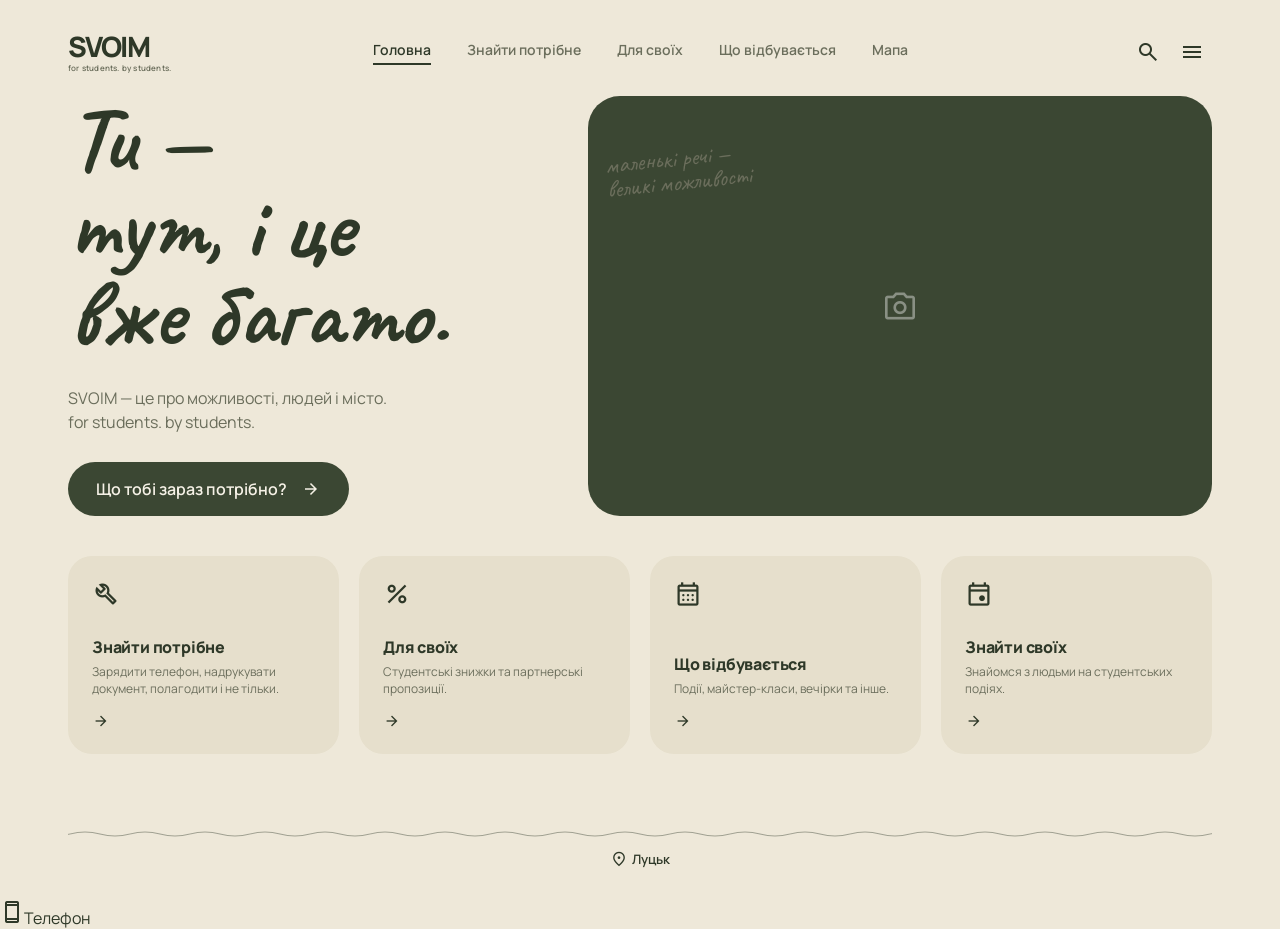
<file: index.html>
<!DOCTYPE html>
<html lang="uk">
<head>
    <meta charset="UTF-8">
    <meta name="viewport" content="width=device-width, initial-scale=1">
    <title>SVOIM — студентський сервіс</title>

    <link rel="preconnect" href="https://fonts.googleapis.com">
    <link rel="preconnect" href="https://fonts.gstatic.com" crossorigin>
    <link href="https://fonts.googleapis.com/css2?family=Caveat:wght@500;700&family=Manrope:wght@400;600;800&display=swap" rel="stylesheet">
    <!-- тільки потрібні іконки (список має бути в алфавітному порядку) -->
    <link href="https://fonts.googleapis.com/css2?family=Material+Symbols+Outlined:opsz,wght,FILL,GRAD@24,400,0,0&icon_names=arrow_back,arrow_forward,atm,battery_charging_full,bookmark,build,calendar_month,calendar_today,checkroom,chevron_right,close,computer,content_copy,credit_card,desktop_windows,document_scanner,event,expand_more,favorite,handyman,home,key,local_cafe,local_offer,local_shipping,location_on,menu,more_horiz,palette,payments,percent,person,photo_camera,print,schedule,search,settings,share,smartphone,star&display=block" rel="stylesheet">
    <link rel="stylesheet" href="style.css">
    <script src="data.js"></script>
    <script src="script.js"></script>
    <script defer src="pages.js"></script>
</head>
<body>

<div class="page">

    <header class="header">
        <a class="logo" href="index.html">
            SVOIM
            <span class="logo__tag">for students. by students.</span>
        </a>

        <nav class="header__nav" aria-label="Основна навігація">
            <a class="header__link is-active" href="index.html" aria-current="page">Головна</a>
            <a class="header__link" href="needs.html">Знайти потрібне</a>
            <a class="header__link" href="discounts.html">Для своїх</a>
            <a class="header__link" href="events.html">Що відбувається</a>
        </nav>

        <div class="header__actions">
            <button class="icon-btn" type="button" aria-label="Пошук"><span class="material-symbols-outlined">search</span></button>
            <button class="icon-btn" type="button" aria-label="Меню"><span class="material-symbols-outlined">menu</span></button>
        </div>
    </header>

    <main>
        <section class="hero">
            <div class="hero__text">
                <h1 class="hero__title">Ти —<br>тут, і це<br>вже багато.</h1>
                <p class="hero__desc">SVOIM — це про можливості, людей і місто.<br>for students. by students.</p>
                <a class="btn" href="needs.html">
                    Що тобі зараз потрібно?
                    <span class="material-symbols-outlined">arrow_forward</span>
                </a>
            </div>

            <p class="hero__note" aria-hidden="true">маленькі речі —<br>великі можливості</p>

            <!-- своє фото додайте у style.css --hero-photo: url("img/hero.jpg") у блоці .hero__photo,
                 і видали іконку-підказку нижче -->
            <div class="hero__photo" role="img" aria-label="Фото: студентський мерч і кава">
                <span class="material-symbols-outlined hero__photo-hint">photo_camera</span>
            </div>
        </section>

        <ul class="cards stagger">
            <li>
                <a class="card" href="needs.html">
                    <span class="material-symbols-outlined card__icon">build</span>
                    <h2 class="card__title">Знайти потрібне</h2>
                    <p class="card__desc">Зарядити телефон, надрукувати документ, полагодити і не тільки.</p>
                    <span class="material-symbols-outlined card__arrow">arrow_forward</span>
                </a>
            </li>
            <li>
                <a class="card" href="discounts.html">
                    <span class="material-symbols-outlined card__icon">percent</span>
                    <h2 class="card__title">Для своїх</h2>
                    <p class="card__desc">Студентські знижки та партнерські пропозиції.</p>
                    <span class="material-symbols-outlined card__arrow">arrow_forward</span>
                </a>
            </li>
            <li>
                <a class="card" href="events.html">
                    <span class="material-symbols-outlined card__icon">calendar_month</span>
                    <h2 class="card__title">Що відбувається</h2>
                    <p class="card__desc">Події, майстер-класи, вечірки та інше.</p>
                    <span class="material-symbols-outlined card__arrow">arrow_forward</span>
                </a>
            </li>
            <li>
                <a class="card" href="events.html">
                    <span class="material-symbols-outlined card__icon">event</span>
                    <h2 class="card__title">Знайти своїх</h2>
                    <p class="card__desc">Знайомся з людьми на студентських подіях.</p>
                    <span class="material-symbols-outlined card__arrow">arrow_forward</span>
                </a>
            </li>
        </ul>
    </main>

    <footer class="footer">
        <span class="material-symbols-outlined">location_on</span> Луцьк
    </footer>

    <nav class="bottom-nav" aria-label="Мобільна навігація">
        <a class="bottom-nav__item is-active" href="index.html" aria-current="page">
            <span class="material-symbols-outlined">home</span>Головна
        </a>
        <a class="bottom-nav__item" href="needs.html">
            <span class="material-symbols-outlined">search</span>Пошук
        </a>
        <a class="bottom-nav__item" href="discounts.html">
            <span class="material-symbols-outlined">local_offer</span>Для своїх
        </a>
        <a class="bottom-nav__item" href="events.html">
            <span class="material-symbols-outlined">calendar_today</span>Події
        </a>
        <a class="bottom-nav__item" href="profile.html">
            <span class="material-symbols-outlined">person</span>Профіль
        </a>
    </nav>

</div>

</body>
</html>
</file>
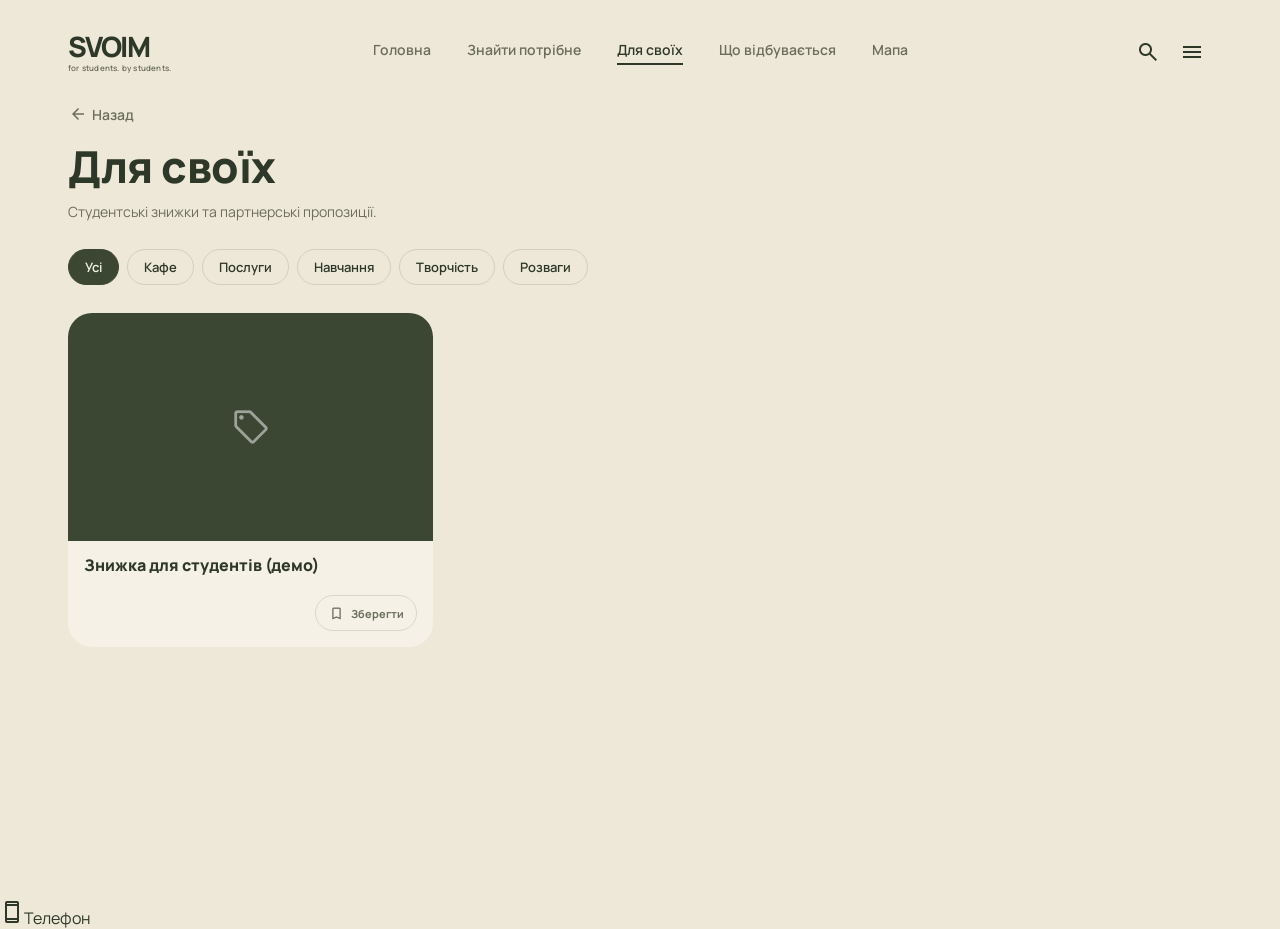
<file: discounts.html>
<!DOCTYPE html>
<html lang="uk">
<head>
    <meta charset="UTF-8">
    <meta name="viewport" content="width=device-width, initial-scale=1">
    <title>Для своїх — SVOIM</title>
    <link rel="preconnect" href="https://fonts.googleapis.com">
    <link rel="preconnect" href="https://fonts.gstatic.com" crossorigin>
    <link href="https://fonts.googleapis.com/css2?family=Caveat:wght@500;700&family=Manrope:wght@400;600;800&display=swap" rel="stylesheet">
    <!-- тільки потрібні іконки (список має бути в алфавітному порядку) -->
    <link href="https://fonts.googleapis.com/css2?family=Material+Symbols+Outlined:opsz,wght,FILL,GRAD@24,400,0,0&icon_names=arrow_back,arrow_forward,atm,battery_charging_full,bookmark,build,calendar_month,calendar_today,checkroom,chevron_right,close,computer,content_copy,credit_card,desktop_windows,document_scanner,event,expand_more,favorite,handyman,home,key,local_cafe,local_offer,local_shipping,location_on,menu,more_horiz,palette,payments,percent,person,photo_camera,print,schedule,search,settings,share,smartphone,star&display=block" rel="stylesheet">
    <link rel="stylesheet" href="style.css">
    <script src="data.js"></script>
    <script src="script.js"></script>
    <script src="store.js"></script>
    <script defer src="pages.js"></script>
</head>
<body data-page="discounts">
<div class="page">

    <header class="header">
        <a class="logo" href="index.html">SVOIM<span class="logo__tag">for students. by students.</span></a>
        <nav class="header__nav" aria-label="Основна навігація">
            <a class="header__link" href="index.html">Головна</a>
            <a class="header__link" href="needs.html">Знайти потрібне</a>
            <a class="header__link is-active" href="discounts.html" aria-current="page">Для своїх</a>
            <a class="header__link" href="events.html">Що відбувається</a>
        </nav>
        <div class="header__actions">
            <a class="icon-btn" href="needs.html" aria-label="Пошук"><span class="material-symbols-outlined">search</span></a>
            <button class="icon-btn" type="button" aria-label="Меню"><span class="material-symbols-outlined">menu</span></button>
        </div>
    </header>

    <main>
        <div class="page-head">
            <a class="back" href="index.html"><span class="material-symbols-outlined">arrow_back</span>Назад</a>
            <h1 class="page-head__title">Для своїх</h1>
            <p class="page-head__sub">Студентські знижки та партнерські пропозиції.</p>
        </div>
        <div class="chips" role="group" aria-label="Категорії">
            <button class="chip is-active" type="button" data-filter="all" aria-pressed="true">Усі</button>
            <button class="chip" type="button" data-filter="Кафе" aria-pressed="false">Кафе</button>
            <button class="chip" type="button" data-filter="Послуги" aria-pressed="false">Послуги</button>
            <button class="chip" type="button" data-filter="Навчання" aria-pressed="false">Навчання</button>
            <button class="chip" type="button" data-filter="Творчість" aria-pressed="false">Творчість</button>
            <button class="chip" type="button" data-filter="Розваги" aria-pressed="false">Розваги</button>
        </div>
        <ul class="offers stagger" data-list></ul>
        <p class="empty" data-empty hidden>Пропозицій не знайдено.</p>
    </main>

    <nav class="bottom-nav" aria-label="Мобільна навігація">
        <a class="bottom-nav__item" href="index.html"><span class="material-symbols-outlined">home</span>Головна</a>
        <a class="bottom-nav__item" href="needs.html"><span class="material-symbols-outlined">search</span>Пошук</a>
        <a class="bottom-nav__item is-active" href="discounts.html" aria-current="page"><span class="material-symbols-outlined">local_offer</span>Для своїх</a>
        <a class="bottom-nav__item" href="events.html"><span class="material-symbols-outlined">calendar_today</span>Події</a>
        <a class="bottom-nav__item" href="profile.html"><span class="material-symbols-outlined">person</span>Профіль</a>
    </nav>
</div>
</body>
</html>
</file>
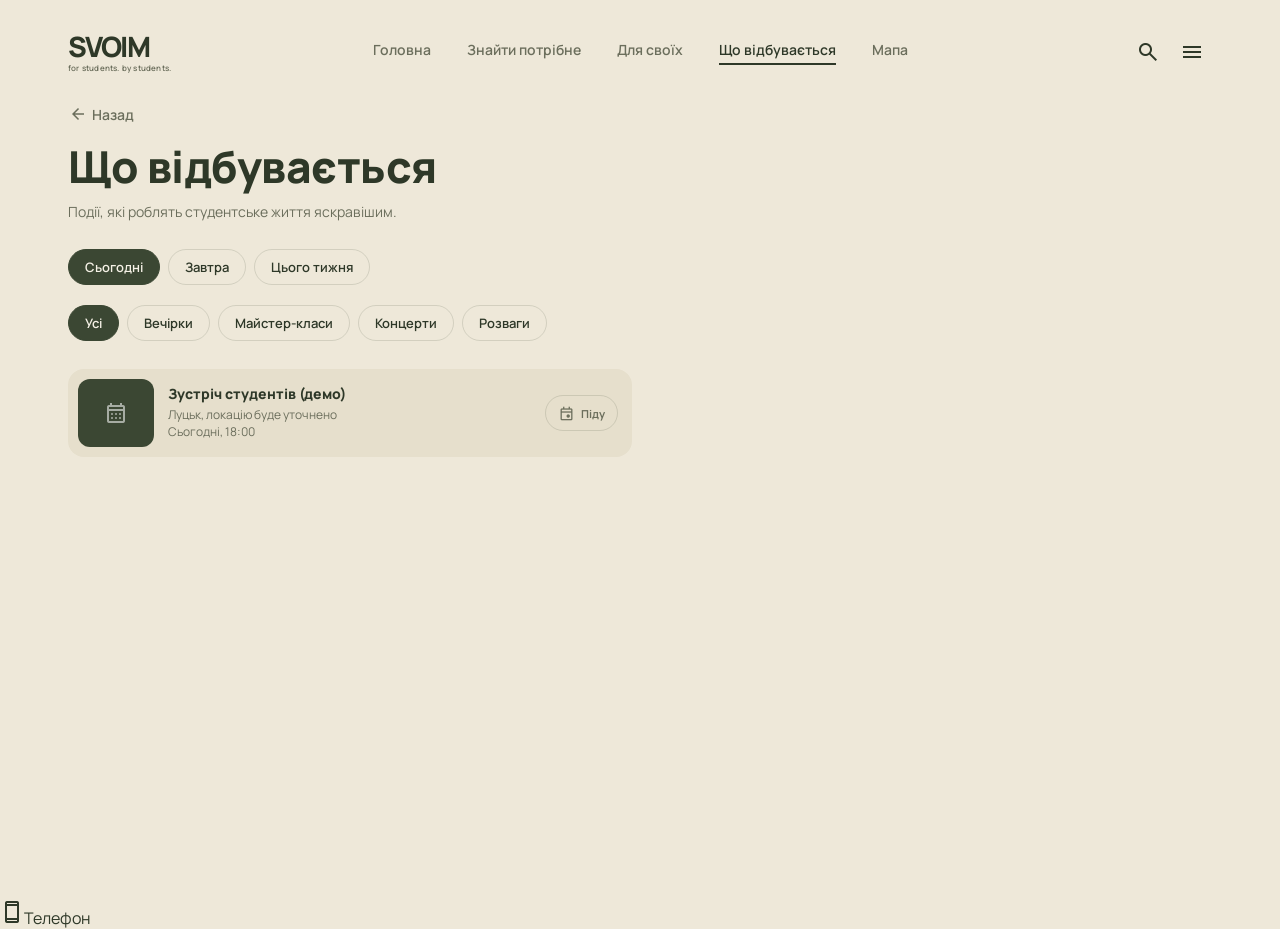
<file: events.html>
<!DOCTYPE html>
<html lang="uk">
<head>
    <meta charset="UTF-8">
    <meta name="viewport" content="width=device-width, initial-scale=1">
    <title>Що відбувається — SVOIM</title>
    <link rel="preconnect" href="https://fonts.googleapis.com">
    <link rel="preconnect" href="https://fonts.gstatic.com" crossorigin>
    <link href="https://fonts.googleapis.com/css2?family=Caveat:wght@500;700&family=Manrope:wght@400;600;800&display=swap" rel="stylesheet">
    <!-- тільки потрібні іконки (список має бути в алфавітному порядку) -->
    <link href="https://fonts.googleapis.com/css2?family=Material+Symbols+Outlined:opsz,wght,FILL,GRAD@24,400,0,0&icon_names=arrow_back,arrow_forward,atm,battery_charging_full,bookmark,build,calendar_month,calendar_today,checkroom,chevron_right,close,computer,content_copy,credit_card,desktop_windows,document_scanner,event,expand_more,favorite,handyman,home,key,local_cafe,local_offer,local_shipping,location_on,menu,more_horiz,palette,payments,percent,person,photo_camera,print,schedule,search,settings,share,smartphone,star&display=block" rel="stylesheet">
    <link rel="stylesheet" href="style.css">
    <script src="data.js"></script>
    <script src="script.js"></script>
    <script src="store.js"></script>
    <script defer src="pages.js"></script>
</head>
<body data-page="events">
<div class="page">

    <header class="header">
        <a class="logo" href="index.html">SVOIM<span class="logo__tag">for students. by students.</span></a>
        <nav class="header__nav" aria-label="Основна навігація">
            <a class="header__link" href="index.html">Головна</a>
            <a class="header__link" href="needs.html">Знайти потрібне</a>
            <a class="header__link" href="discounts.html">Для своїх</a>
            <a class="header__link is-active" href="events.html" aria-current="page">Що відбувається</a>
        </nav>
        <div class="header__actions">
            <a class="icon-btn" href="needs.html" aria-label="Пошук"><span class="material-symbols-outlined">search</span></a>
            <button class="icon-btn" type="button" aria-label="Меню"><span class="material-symbols-outlined">menu</span></button>
        </div>
    </header>

    <main>
        <div class="page-head">
            <a class="back" href="index.html"><span class="material-symbols-outlined">arrow_back</span>Назад</a>
            <h1 class="page-head__title">Що відбувається</h1>
            <p class="page-head__sub">Події, які роблять студентське життя яскравішим.</p>
        </div>
        <div class="chips" role="group" aria-label="День">
            <button class="chip is-active" type="button" data-filter="today" data-group="day" aria-pressed="true">Сьогодні</button>
            <button class="chip" type="button" data-filter="tomorrow" data-group="day" aria-pressed="false">Завтра</button>
            <button class="chip" type="button" data-filter="week" data-group="day" aria-pressed="false">Цього тижня</button>
        </div>
        <div class="chips" role="group" aria-label="Категорії">
            <button class="chip is-active" type="button" data-filter="all" data-group="cat" aria-pressed="true">Усі</button>
            <button class="chip" type="button" data-filter="Вечірки" data-group="cat" aria-pressed="false">Вечірки</button>
            <button class="chip" type="button" data-filter="Майстер-класи" data-group="cat" aria-pressed="false">Майстер-класи</button>
            <button class="chip" type="button" data-filter="Концерти" data-group="cat" aria-pressed="false">Концерти</button>
            <button class="chip" type="button" data-filter="Розваги" data-group="cat" aria-pressed="false">Розваги</button>
        </div>
        <ul class="rows stagger" data-list></ul>
        <p class="empty" data-empty hidden>Подій не знайдено.</p>
    </main>

    <nav class="bottom-nav" aria-label="Мобільна навігація">
        <a class="bottom-nav__item" href="index.html"><span class="material-symbols-outlined">home</span>Головна</a>
        <a class="bottom-nav__item" href="needs.html"><span class="material-symbols-outlined">search</span>Пошук</a>
        <a class="bottom-nav__item" href="discounts.html"><span class="material-symbols-outlined">local_offer</span>Для своїх</a>
        <a class="bottom-nav__item is-active" href="events.html" aria-current="page"><span class="material-symbols-outlined">calendar_today</span>Події</a>
        <a class="bottom-nav__item" href="profile.html"><span class="material-symbols-outlined">person</span>Профіль</a>
    </nav>
</div>
</body>
</html>
</file>
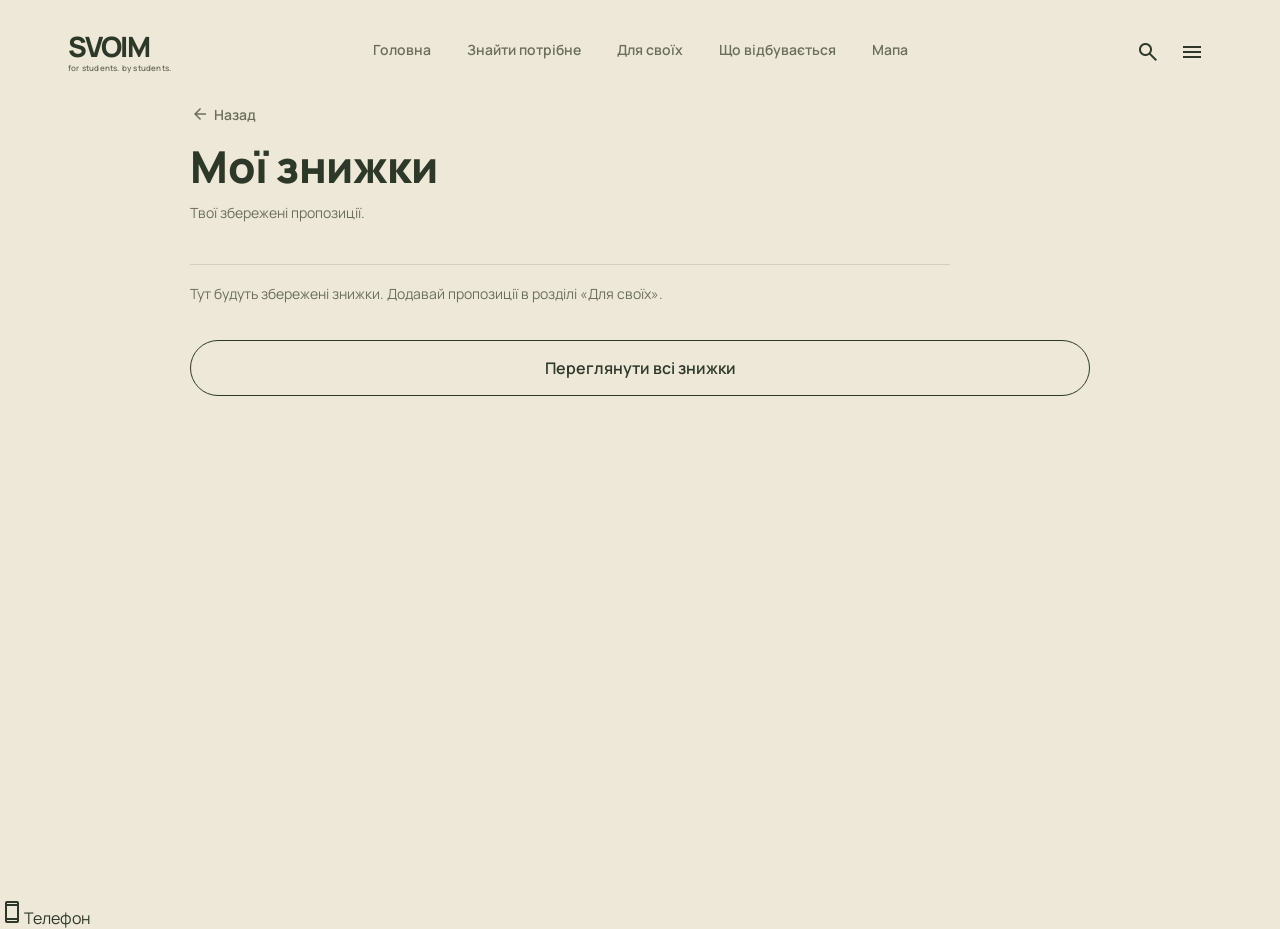
<file: my-discounts.html>
<!DOCTYPE html>
<html lang="uk">
<head>
    <meta charset="UTF-8">
    <meta name="viewport" content="width=device-width, initial-scale=1">
    <title>Мої знижки — SVOIM</title>
    <link rel="preconnect" href="https://fonts.googleapis.com">
    <link rel="preconnect" href="https://fonts.gstatic.com" crossorigin>
    <link href="https://fonts.googleapis.com/css2?family=Caveat:wght@500;700&family=Manrope:wght@400;600;800&display=swap" rel="stylesheet">
    <link href="https://fonts.googleapis.com/css2?family=Material+Symbols+Outlined:opsz,wght,FILL,GRAD@24,400,0..1,0&icon_names=arrow_back,arrow_forward,atm,battery_charging_full,bookmark,build,calendar_month,calendar_today,checkroom,chevron_right,close,computer,content_copy,credit_card,desktop_windows,document_scanner,event,expand_more,favorite,handyman,home,key,local_cafe,local_offer,local_shipping,location_on,menu,more_horiz,palette,payments,percent,person,photo_camera,print,schedule,search,settings,share,smartphone,star&display=block" rel="stylesheet">
    <link rel="stylesheet" href="style.css">
    <script src="data.js"></script>
    <script src="script.js"></script>
    <script src="store.js"></script>
    <script defer src="pages.js"></script>
</head>
<body data-page="my-discounts">
<div class="page">
    <header class="header">
        <a class="logo" href="index.html">SVOIM<span class="logo__tag">for students. by students.</span></a>
        <nav class="header__nav" aria-label="Основна навігація">
            <a class="header__link" href="index.html">Головна</a>
            <a class="header__link" href="needs.html">Знайти потрібне</a>
            <a class="header__link" href="discounts.html">Для своїх</a>
            <a class="header__link" href="events.html">Що відбувається</a>
        </nav>
        <div class="header__actions">
            <a class="icon-btn" href="needs.html" aria-label="Пошук"><span class="material-symbols-outlined">search</span></a>
            <button class="icon-btn" type="button" aria-label="Меню"><span class="material-symbols-outlined">menu</span></button>
        </div>
    </header>
    <main>
        <div class="page-head">
            <a class="back" href="profile.html"><span class="material-symbols-outlined">arrow_back</span>Назад</a>
            <h1 class="page-head__title">Мої знижки</h1>
            <p class="page-head__sub">Твої збережені пропозиції.</p>
        </div>
        <ul class="offers stagger" data-list></ul>
        <p class="empty" data-empty hidden></p>
        <a class="btn btn--block btn--outline btn--gap" href="discounts.html">Переглянути всі знижки</a>
    </main>
    <nav class="bottom-nav" aria-label="Мобільна навігація">
        <a class="bottom-nav__item" href="index.html"><span class="material-symbols-outlined">home</span>Головна</a>
        <a class="bottom-nav__item" href="needs.html"><span class="material-symbols-outlined">search</span>Пошук</a>
        <a class="bottom-nav__item" href="discounts.html"><span class="material-symbols-outlined">local_offer</span>Для своїх</a>
        <a class="bottom-nav__item" href="events.html"><span class="material-symbols-outlined">calendar_today</span>Події</a>
        <a class="bottom-nav__item is-active" href="profile.html" aria-current="page"><span class="material-symbols-outlined">person</span>Профіль</a>
    </nav>
</div>
</body>
</html>
</file>
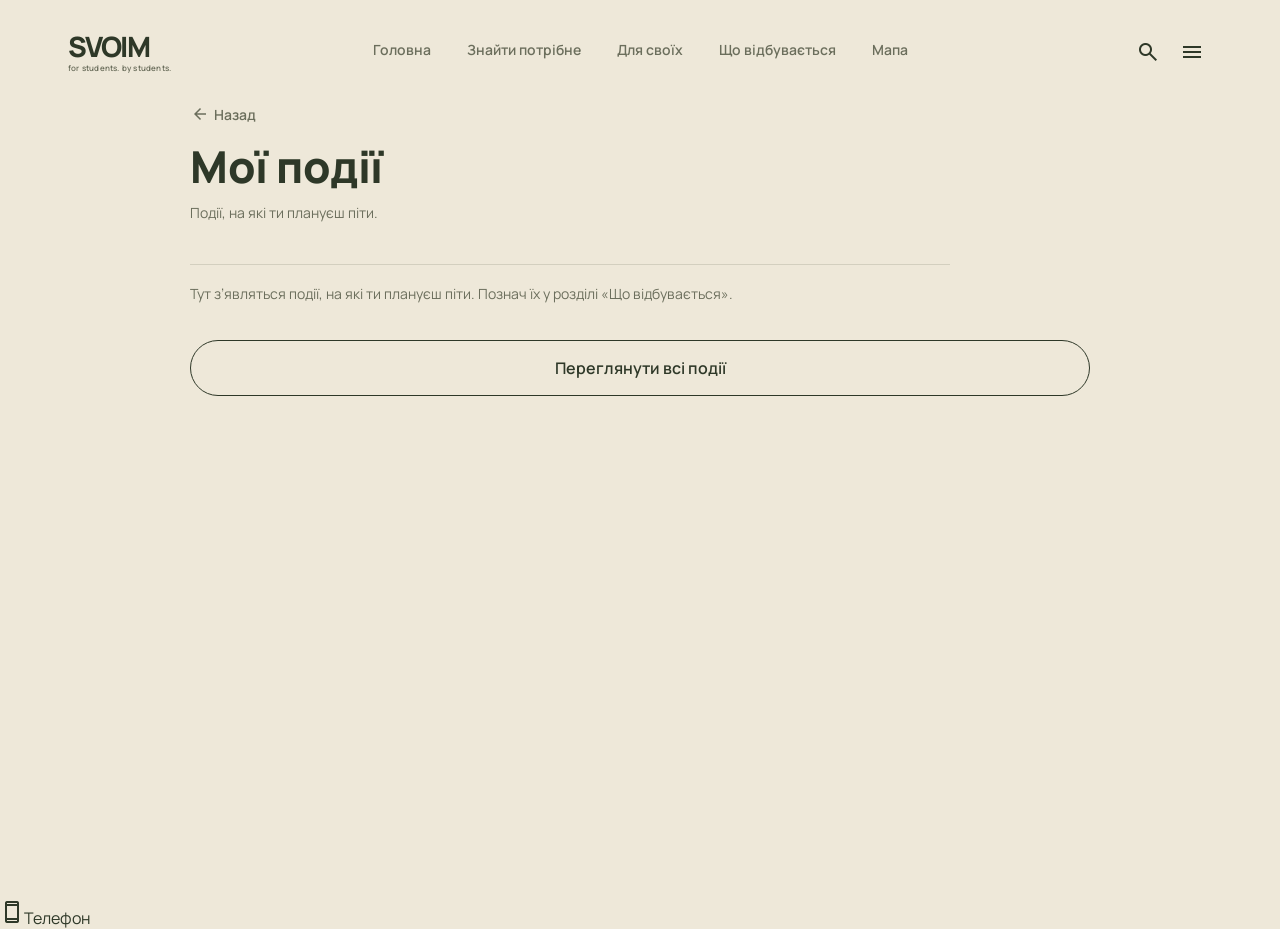
<file: my-events.html>
<!DOCTYPE html>
<html lang="uk">
<head>
    <meta charset="UTF-8">
    <meta name="viewport" content="width=device-width, initial-scale=1">
    <title>Мої події — SVOIM</title>
    <link rel="preconnect" href="https://fonts.googleapis.com">
    <link rel="preconnect" href="https://fonts.gstatic.com" crossorigin>
    <link href="https://fonts.googleapis.com/css2?family=Caveat:wght@500;700&family=Manrope:wght@400;600;800&display=swap" rel="stylesheet">
    <link href="https://fonts.googleapis.com/css2?family=Material+Symbols+Outlined:opsz,wght,FILL,GRAD@24,400,0..1,0&icon_names=arrow_back,arrow_forward,atm,battery_charging_full,bookmark,build,calendar_month,calendar_today,checkroom,chevron_right,close,computer,content_copy,credit_card,desktop_windows,document_scanner,event,expand_more,favorite,handyman,home,key,local_cafe,local_offer,local_shipping,location_on,menu,more_horiz,palette,payments,percent,person,photo_camera,print,schedule,search,settings,share,smartphone,star&display=block" rel="stylesheet">
    <link rel="stylesheet" href="style.css">
    <script src="data.js"></script>
    <script src="script.js"></script>
    <script src="store.js"></script>
    <script defer src="pages.js"></script>
</head>
<body data-page="my-events">
<div class="page">
    <header class="header">
        <a class="logo" href="index.html">SVOIM<span class="logo__tag">for students. by students.</span></a>
        <nav class="header__nav" aria-label="Основна навігація">
            <a class="header__link" href="index.html">Головна</a>
            <a class="header__link" href="needs.html">Знайти потрібне</a>
            <a class="header__link" href="discounts.html">Для своїх</a>
            <a class="header__link" href="events.html">Що відбувається</a>
        </nav>
        <div class="header__actions">
            <a class="icon-btn" href="needs.html" aria-label="Пошук"><span class="material-symbols-outlined">search</span></a>
            <button class="icon-btn" type="button" aria-label="Меню"><span class="material-symbols-outlined">menu</span></button>
        </div>
    </header>
    <main>
        <div class="page-head">
            <a class="back" href="profile.html"><span class="material-symbols-outlined">arrow_back</span>Назад</a>
            <h1 class="page-head__title">Мої події</h1>
            <p class="page-head__sub">Події, на які ти плануєш піти.</p>
        </div>
        <ul class="rows rows--narrow stagger" data-list></ul>
        <p class="empty" data-empty hidden></p>
        <a class="btn btn--block btn--outline btn--gap" href="events.html">Переглянути всі події</a>
    </main>
    <nav class="bottom-nav" aria-label="Мобільна навігація">
        <a class="bottom-nav__item" href="index.html"><span class="material-symbols-outlined">home</span>Головна</a>
        <a class="bottom-nav__item" href="needs.html"><span class="material-symbols-outlined">search</span>Пошук</a>
        <a class="bottom-nav__item" href="discounts.html"><span class="material-symbols-outlined">local_offer</span>Для своїх</a>
        <a class="bottom-nav__item" href="events.html"><span class="material-symbols-outlined">calendar_today</span>Події</a>
        <a class="bottom-nav__item is-active" href="profile.html" aria-current="page"><span class="material-symbols-outlined">person</span>Профіль</a>
    </nav>
</div>
</body>
</html>
</file>
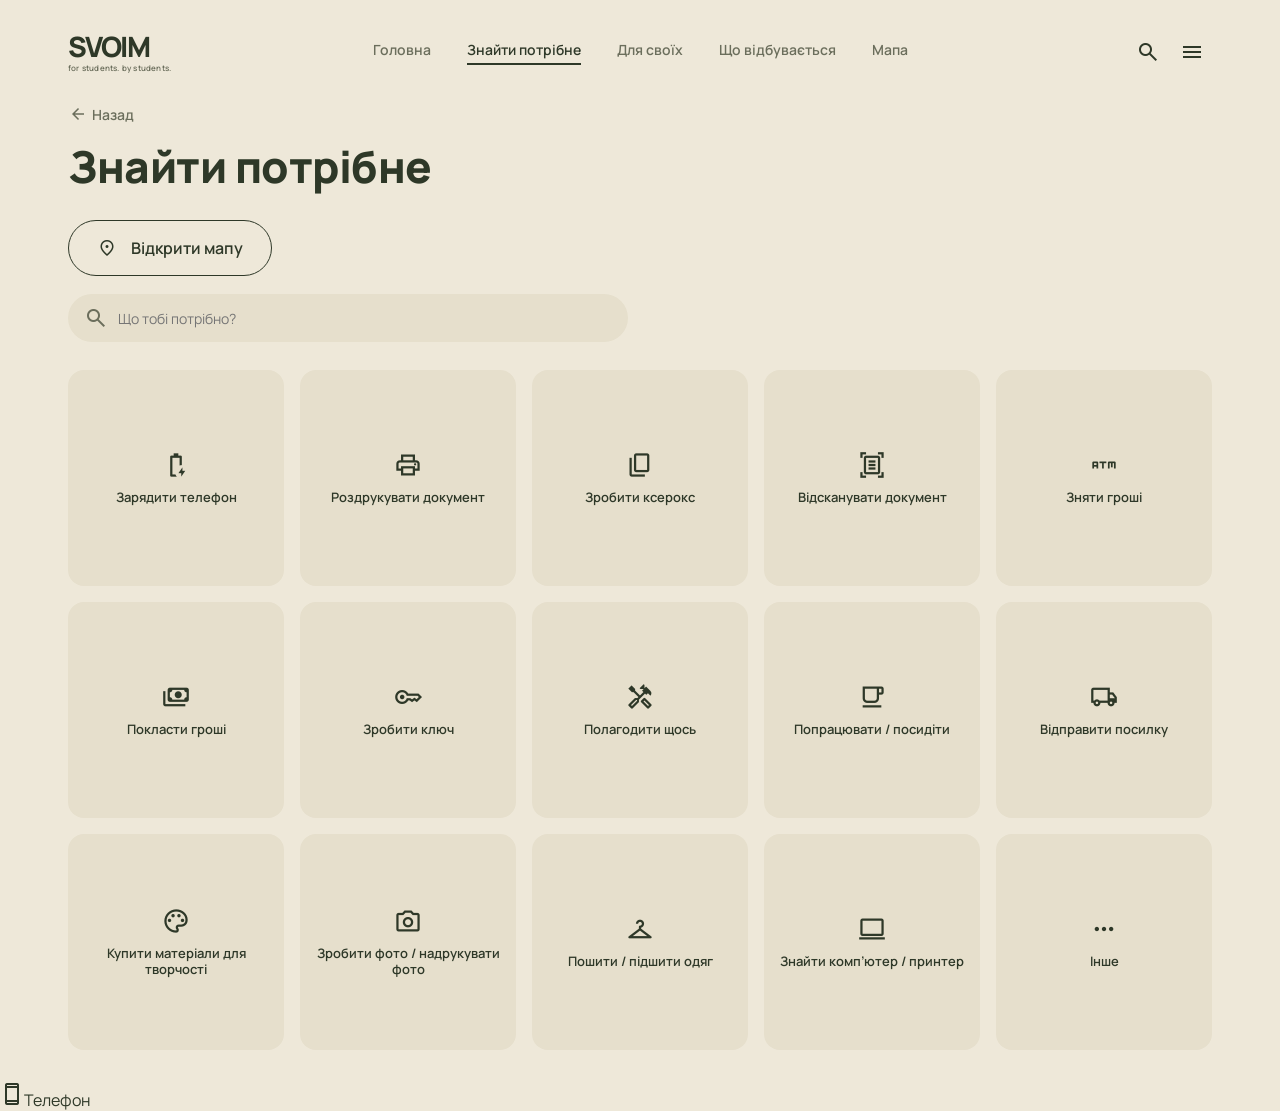
<file: needs.html>
<!DOCTYPE html>
<html lang="uk">
<head>
    <meta charset="UTF-8">
    <meta name="viewport" content="width=device-width, initial-scale=1">
    <title>Знайти потрібне — SVOIM</title>
    <link rel="preconnect" href="https://fonts.googleapis.com">
    <link rel="preconnect" href="https://fonts.gstatic.com" crossorigin>
    <link href="https://fonts.googleapis.com/css2?family=Caveat:wght@500;700&family=Manrope:wght@400;600;800&display=swap" rel="stylesheet">
    <!-- тільки потрібні іконки (список має бути в алфавітному порядку) -->
    <link href="https://fonts.googleapis.com/css2?family=Material+Symbols+Outlined:opsz,wght,FILL,GRAD@24,400,0,0&icon_names=arrow_back,arrow_forward,atm,battery_charging_full,bookmark,build,calendar_month,calendar_today,checkroom,chevron_right,close,computer,content_copy,credit_card,desktop_windows,document_scanner,event,expand_more,favorite,handyman,home,key,local_cafe,local_offer,local_shipping,location_on,menu,more_horiz,palette,payments,percent,person,photo_camera,print,schedule,search,settings,share,smartphone,star&display=block" rel="stylesheet">
    <link rel="stylesheet" href="style.css">
    <script src="data.js"></script>
    <script src="script.js"></script>
    <script defer src="pages.js"></script>
</head>
<body data-page="needs">
<div class="page">

    <header class="header">
        <a class="logo" href="index.html">SVOIM<span class="logo__tag">for students. by students.</span></a>
        <nav class="header__nav" aria-label="Основна навігація">
            <a class="header__link" href="index.html">Головна</a>
            <a class="header__link is-active" href="needs.html" aria-current="page">Знайти потрібне</a>
            <a class="header__link" href="discounts.html">Для своїх</a>
            <a class="header__link" href="events.html">Що відбувається</a>
        </nav>
        <div class="header__actions">
            <a class="icon-btn" href="needs.html" aria-label="Пошук"><span class="material-symbols-outlined">search</span></a>
            <button class="icon-btn" type="button" aria-label="Меню"><span class="material-symbols-outlined">menu</span></button>
        </div>
    </header>

    <main>
        <div class="page-head">
            <a class="back" href="index.html"><span class="material-symbols-outlined">arrow_back</span>Назад</a>
            <h1 class="page-head__title">Знайти потрібне</h1>
        </div>
        <a class="btn btn--outline needs-map-link" href="map.html"><span class="material-symbols-outlined">location_on</span>Відкрити мапу</a>
        <form class="search" action="results.html">
            <span class="material-symbols-outlined">search</span>
            <input type="search" name="q" placeholder="Що тобі потрібно?" data-search autocomplete="off" aria-label="Що тобі потрібно?">
        </form>
        <ul class="tiles stagger" data-list></ul>
        <p class="empty" data-empty hidden>Такої плитки немає. Натисни Enter — пошукаємо по всьому сайту.</p>
    </main>

    <nav class="bottom-nav" aria-label="Мобільна навігація">
        <a class="bottom-nav__item" href="index.html"><span class="material-symbols-outlined">home</span>Головна</a>
        <a class="bottom-nav__item is-active" href="needs.html" aria-current="page"><span class="material-symbols-outlined">search</span>Пошук</a>
        <a class="bottom-nav__item" href="discounts.html"><span class="material-symbols-outlined">local_offer</span>Для своїх</a>
        <a class="bottom-nav__item" href="events.html"><span class="material-symbols-outlined">calendar_today</span>Події</a>
        <a class="bottom-nav__item" href="profile.html"><span class="material-symbols-outlined">person</span>Профіль</a>
    </nav>
</div>
</body>
</html>
</file>
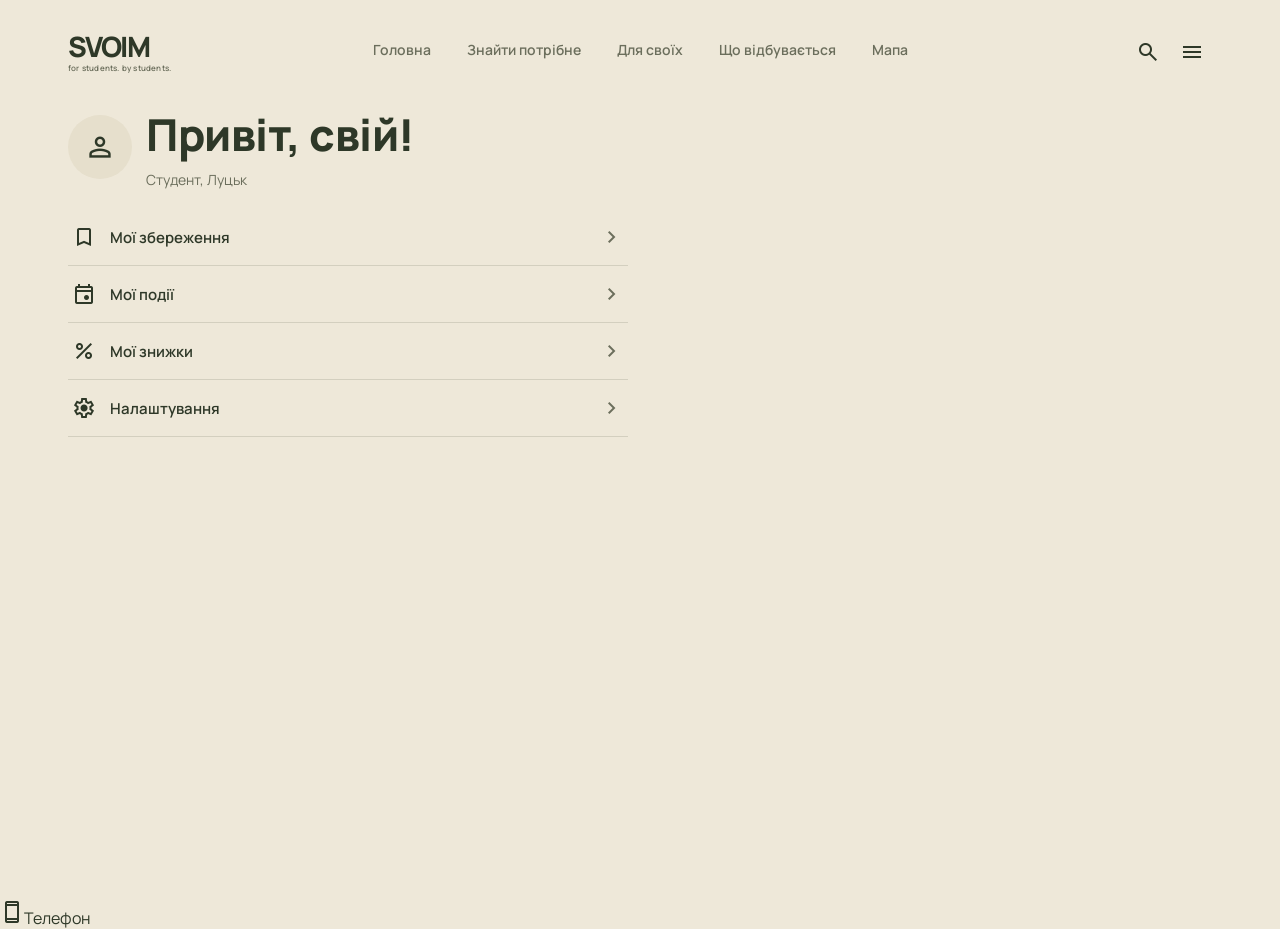
<file: profile.html>
<!DOCTYPE html>
<html lang="uk">
<head>
    <meta charset="UTF-8">
    <meta name="viewport" content="width=device-width, initial-scale=1">
    <title>Профіль — SVOIM</title>
    <link rel="preconnect" href="https://fonts.googleapis.com">
    <link rel="preconnect" href="https://fonts.gstatic.com" crossorigin>
    <link href="https://fonts.googleapis.com/css2?family=Caveat:wght@500;700&family=Manrope:wght@400;600;800&display=swap" rel="stylesheet">
    <!-- тільки потрібні іконки (список має бути в алфавітному порядку) -->
    <link href="https://fonts.googleapis.com/css2?family=Material+Symbols+Outlined:opsz,wght,FILL,GRAD@24,400,0,0&icon_names=arrow_back,arrow_forward,atm,battery_charging_full,bookmark,build,calendar_month,calendar_today,checkroom,chevron_right,close,computer,content_copy,credit_card,desktop_windows,document_scanner,event,expand_more,favorite,handyman,home,key,local_cafe,local_offer,local_shipping,location_on,menu,more_horiz,palette,payments,percent,person,photo_camera,print,schedule,search,settings,share,smartphone,star&display=block" rel="stylesheet">
    <link rel="stylesheet" href="style.css">
    <script src="data.js"></script>
    <script src="script.js"></script>
    <script src="store.js"></script>
    <script defer src="pages.js"></script>
</head>
<body data-page="profile">
<div class="page">

    <header class="header">
        <a class="logo" href="index.html">SVOIM<span class="logo__tag">for students. by students.</span></a>
        <nav class="header__nav" aria-label="Основна навігація">
            <a class="header__link" href="index.html">Головна</a>
            <a class="header__link" href="needs.html">Знайти потрібне</a>
            <a class="header__link" href="discounts.html">Для своїх</a>
            <a class="header__link" href="events.html">Що відбувається</a>
        </nav>
        <div class="header__actions">
            <a class="icon-btn" href="needs.html" aria-label="Пошук"><span class="material-symbols-outlined">search</span></a>
            <button class="icon-btn" type="button" aria-label="Меню"><span class="material-symbols-outlined">menu</span></button>
        </div>
    </header>

    <main>
        <div class="profile">
            <div class="profile__head">
                <span class="avatar"><span class="material-symbols-outlined">person</span></span>
                <div><h1 class="page-head__title" data-profile-name>Привіт, свій!</h1><p class="page-head__sub" data-profile-school>Студент, Луцьк</p></div>
            </div>
            <ul class="menu-list stagger">
            <li><a class="menu-item" href="saved.html"><span class="material-symbols-outlined">bookmark</span>Мої збереження<span class="material-symbols-outlined">chevron_right</span></a></li>
            <li><a class="menu-item" href="my-events.html"><span class="material-symbols-outlined">event</span>Мої події<span class="material-symbols-outlined">chevron_right</span></a></li>
            <li><a class="menu-item" href="my-discounts.html"><span class="material-symbols-outlined">percent</span>Мої знижки<span class="material-symbols-outlined">chevron_right</span></a></li>
            <li><a class="menu-item" href="settings.html"><span class="material-symbols-outlined">settings</span>Налаштування<span class="material-symbols-outlined">chevron_right</span></a></li>
            </ul>
        </div>
    </main>

    <nav class="bottom-nav" aria-label="Мобільна навігація">
        <a class="bottom-nav__item" href="index.html"><span class="material-symbols-outlined">home</span>Головна</a>
        <a class="bottom-nav__item" href="needs.html"><span class="material-symbols-outlined">search</span>Пошук</a>
        <a class="bottom-nav__item" href="discounts.html"><span class="material-symbols-outlined">local_offer</span>Для своїх</a>
        <a class="bottom-nav__item" href="events.html"><span class="material-symbols-outlined">calendar_today</span>Події</a>
        <a class="bottom-nav__item is-active" href="profile.html" aria-current="page"><span class="material-symbols-outlined">person</span>Профіль</a>
    </nav>
</div>
</body>
</html>
</file>
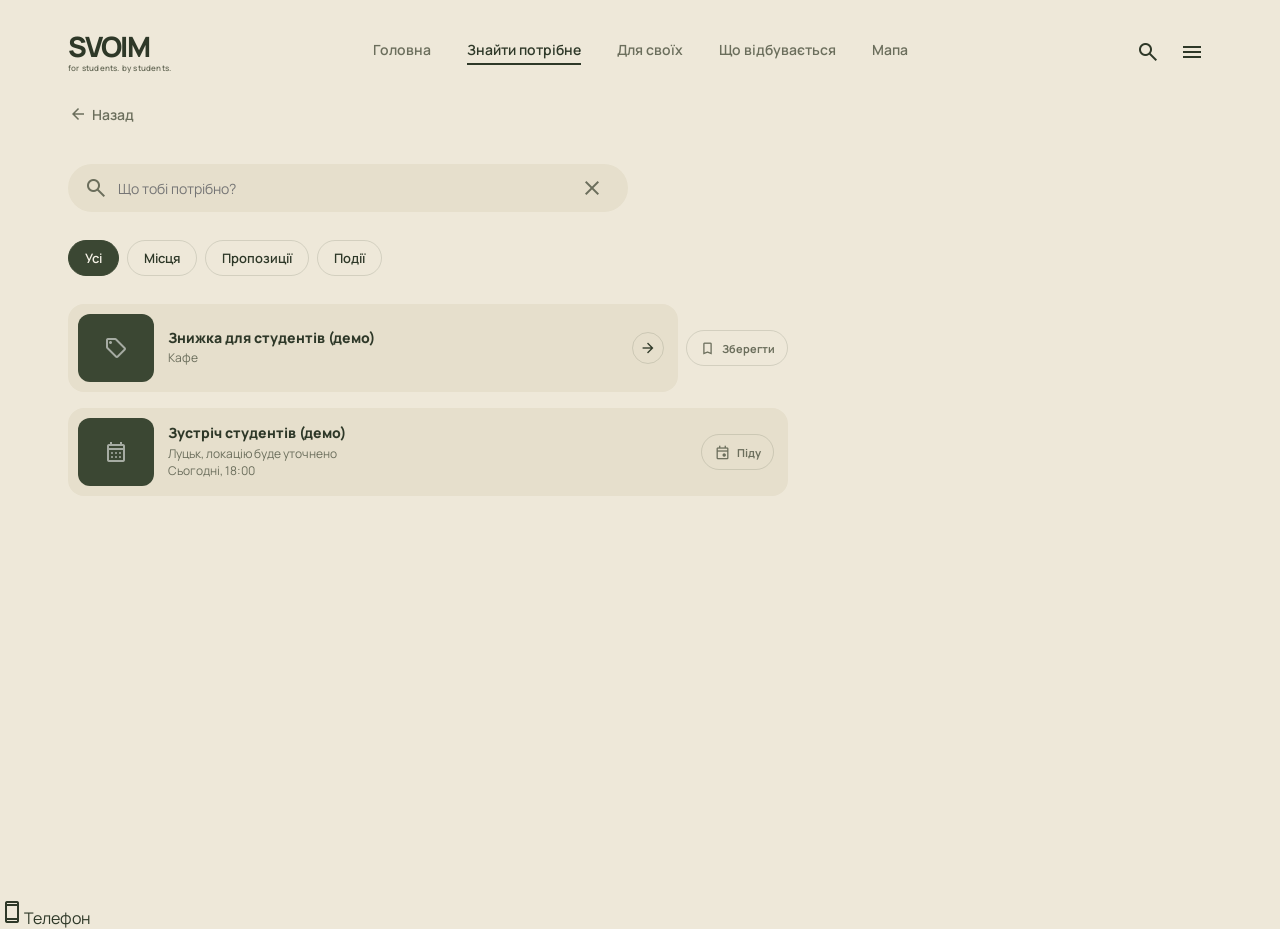
<file: results.html>
<!DOCTYPE html>
<html lang="uk">
<head>
    <meta charset="UTF-8">
    <meta name="viewport" content="width=device-width, initial-scale=1">
    <title>Результати пошуку — SVOIM</title>
    <link rel="preconnect" href="https://fonts.googleapis.com">
    <link rel="preconnect" href="https://fonts.gstatic.com" crossorigin>
    <link href="https://fonts.googleapis.com/css2?family=Caveat:wght@500;700&family=Manrope:wght@400;600;800&display=swap" rel="stylesheet">
    <!-- тільки потрібні іконки (список має бути в алфавітному порядку) -->
    <link href="https://fonts.googleapis.com/css2?family=Material+Symbols+Outlined:opsz,wght,FILL,GRAD@24,400,0,0&icon_names=arrow_back,arrow_forward,atm,battery_charging_full,bookmark,build,calendar_month,calendar_today,checkroom,chevron_right,close,computer,content_copy,credit_card,desktop_windows,document_scanner,event,expand_more,favorite,handyman,home,key,local_cafe,local_offer,local_shipping,location_on,menu,more_horiz,palette,payments,percent,person,photo_camera,print,schedule,search,settings,share,smartphone,star&display=block" rel="stylesheet">
    <link rel="stylesheet" href="style.css">
    <script src="data.js"></script>
    <script src="script.js"></script>
    <script src="store.js"></script>
    <script defer src="pages.js"></script>
</head>
<body data-page="results">
<div class="page">

    <header class="header">
        <a class="logo" href="index.html">SVOIM<span class="logo__tag">for students. by students.</span></a>
        <nav class="header__nav" aria-label="Основна навігація">
            <a class="header__link" href="index.html">Головна</a>
            <a class="header__link is-active" href="needs.html" aria-current="page">Знайти потрібне</a>
            <a class="header__link" href="discounts.html">Для своїх</a>
            <a class="header__link" href="events.html">Що відбувається</a>
        </nav>
        <div class="header__actions">
            <a class="icon-btn" href="needs.html" aria-label="Пошук"><span class="material-symbols-outlined">search</span></a>
            <button class="icon-btn" type="button" aria-label="Меню"><span class="material-symbols-outlined">menu</span></button>
        </div>
    </header>

    <main>
        <div class="page-head"><a class="back" href="needs.html"><span class="material-symbols-outlined">arrow_back</span>Назад</a></div>
        <form class="search" action="results.html">
            <span class="material-symbols-outlined">search</span>
            <input type="search" name="q" placeholder="Що тобі потрібно?" autocomplete="off" aria-label="Пошук">
            <a class="icon-btn" href="needs.html" aria-label="Очистити пошук"><span class="material-symbols-outlined">close</span></a>
        </form>
        <div class="chips" role="group" aria-label="Тип результатів">
            <button class="chip is-active" type="button" data-filter="all" data-group="type" aria-pressed="true">Усі</button>
            <button class="chip" type="button" data-filter="Місця" data-group="type" aria-pressed="false">Місця</button>
            <button class="chip" type="button" data-filter="Пропозиції" data-group="type" aria-pressed="false">Пропозиції</button>
            <button class="chip" type="button" data-filter="Події" data-group="type" aria-pressed="false">Події</button>
        </div>
        <ul class="rows rows--narrow stagger" data-list></ul>
        <p class="empty" data-empty hidden>Нічого не знайшли.</p>
    </main>

    <nav class="bottom-nav" aria-label="Мобільна навігація">
        <a class="bottom-nav__item" href="index.html"><span class="material-symbols-outlined">home</span>Головна</a>
        <a class="bottom-nav__item is-active" href="needs.html" aria-current="page"><span class="material-symbols-outlined">search</span>Пошук</a>
        <a class="bottom-nav__item" href="discounts.html"><span class="material-symbols-outlined">local_offer</span>Для своїх</a>
        <a class="bottom-nav__item" href="events.html"><span class="material-symbols-outlined">calendar_today</span>Події</a>
        <a class="bottom-nav__item" href="profile.html"><span class="material-symbols-outlined">person</span>Профіль</a>
    </nav>
</div>
</body>
</html>
</file>
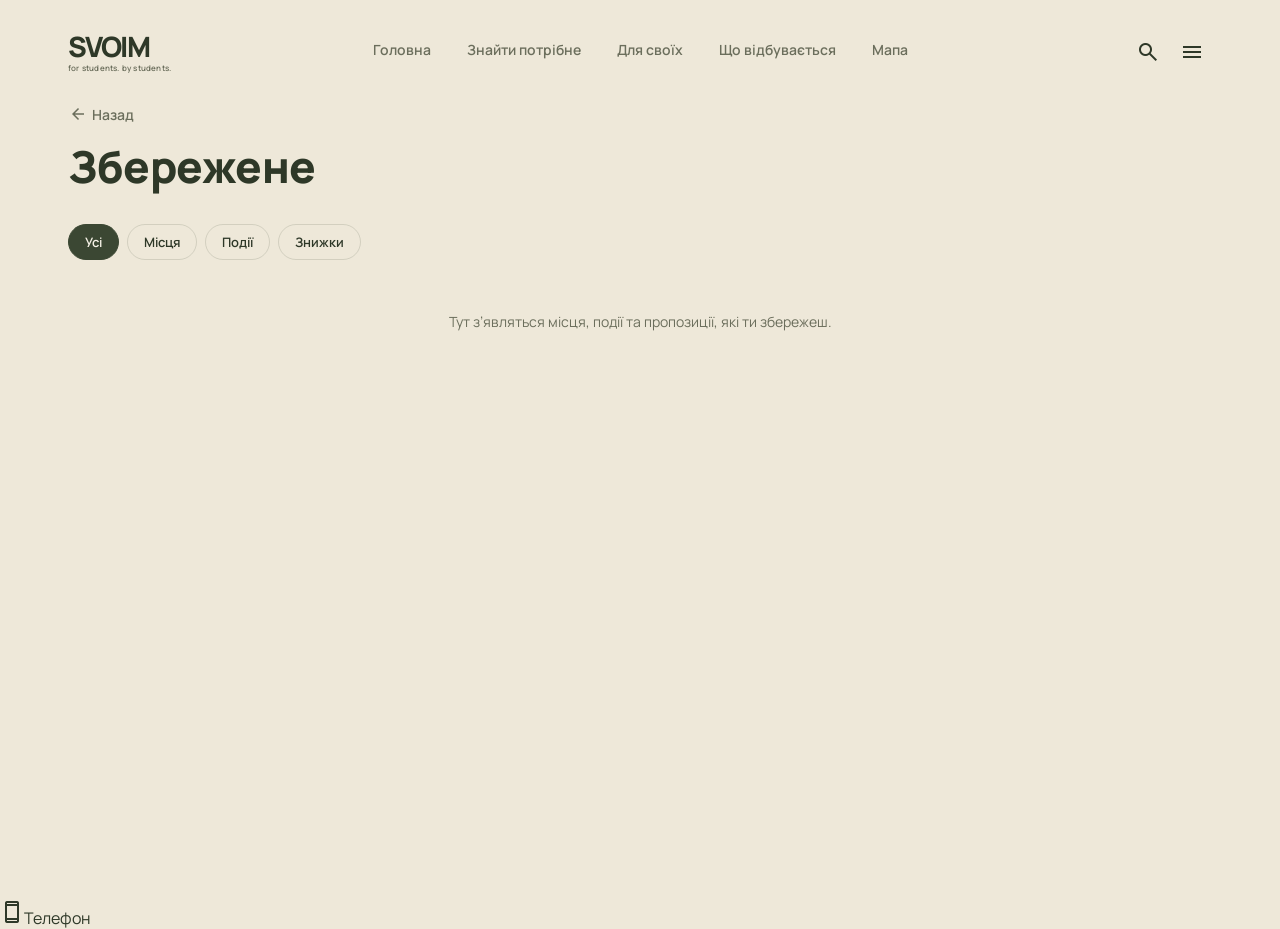
<file: saved.html>
<!DOCTYPE html>
<html lang="uk">
<head>
    <meta charset="UTF-8">
    <meta name="viewport" content="width=device-width, initial-scale=1">
    <title>Збережене — SVOIM</title>
    <link rel="preconnect" href="https://fonts.googleapis.com">
    <link rel="preconnect" href="https://fonts.gstatic.com" crossorigin>
    <link href="https://fonts.googleapis.com/css2?family=Caveat:wght@500;700&family=Manrope:wght@400;600;800&display=swap" rel="stylesheet">
    <!-- тільки потрібні іконки (список має бути в алфавітному порядку) -->
    <link href="https://fonts.googleapis.com/css2?family=Material+Symbols+Outlined:opsz,wght,FILL,GRAD@24,400,0..1,0&icon_names=arrow_back,arrow_forward,atm,battery_charging_full,bookmark,build,calendar_month,calendar_today,checkroom,chevron_right,close,computer,content_copy,credit_card,desktop_windows,document_scanner,event,expand_more,favorite,handyman,home,key,local_cafe,local_offer,local_shipping,location_on,menu,more_horiz,palette,payments,percent,person,photo_camera,print,schedule,search,settings,share,smartphone,star&display=block" rel="stylesheet">
    <link rel="stylesheet" href="style.css">
    <script src="data.js"></script>
    <script src="script.js"></script>
    <script src="store.js"></script>
    <script defer src="pages.js"></script>
</head>
<body data-page="saved">
<div class="page">

    <header class="header">
        <a class="logo" href="index.html">SVOIM<span class="logo__tag">for students. by students.</span></a>
        <nav class="header__nav" aria-label="Основна навігація">
            <a class="header__link" href="index.html">Головна</a>
            <a class="header__link" href="needs.html">Знайти потрібне</a>
            <a class="header__link" href="discounts.html">Для своїх</a>
            <a class="header__link" href="events.html">Що відбувається</a>
        </nav>
        <div class="header__actions">
            <a class="icon-btn" href="needs.html" aria-label="Пошук"><span class="material-symbols-outlined">search</span></a>
            <button class="icon-btn" type="button" aria-label="Меню"><span class="material-symbols-outlined">menu</span></button>
        </div>
    </header>

    <main>
        <div class="page-head">
            <a class="back" href="profile.html"><span class="material-symbols-outlined">arrow_back</span>Назад</a>
            <h1 class="page-head__title">Збережене</h1>
        </div>
        <div class="chips" role="group" aria-label="Тип">
            <button class="chip is-active" type="button" data-filter="all" data-group="type" aria-pressed="true">Усі</button>
            <button class="chip" type="button" data-filter="Місця" data-group="type" aria-pressed="false">Місця</button>
            <button class="chip" type="button" data-filter="Події" data-group="type" aria-pressed="false">Події</button>
            <button class="chip" type="button" data-filter="Пропозиції" data-group="type" aria-pressed="false">Знижки</button>
        </div>
        <ul class="rows rows--narrow stagger" data-list></ul>
        <p class="empty" data-empty hidden>Тут поки порожньо.</p>
    </main>

    <nav class="bottom-nav" aria-label="Мобільна навігація">
        <a class="bottom-nav__item" href="index.html"><span class="material-symbols-outlined">home</span>Головна</a>
        <a class="bottom-nav__item" href="needs.html"><span class="material-symbols-outlined">search</span>Пошук</a>
        <a class="bottom-nav__item" href="discounts.html"><span class="material-symbols-outlined">local_offer</span>Для своїх</a>
        <a class="bottom-nav__item" href="events.html"><span class="material-symbols-outlined">calendar_today</span>Події</a>
        <a class="bottom-nav__item is-active" href="profile.html" aria-current="page"><span class="material-symbols-outlined">person</span>Профіль</a>
    </nav>
</div>
</body>
</html>
</file>
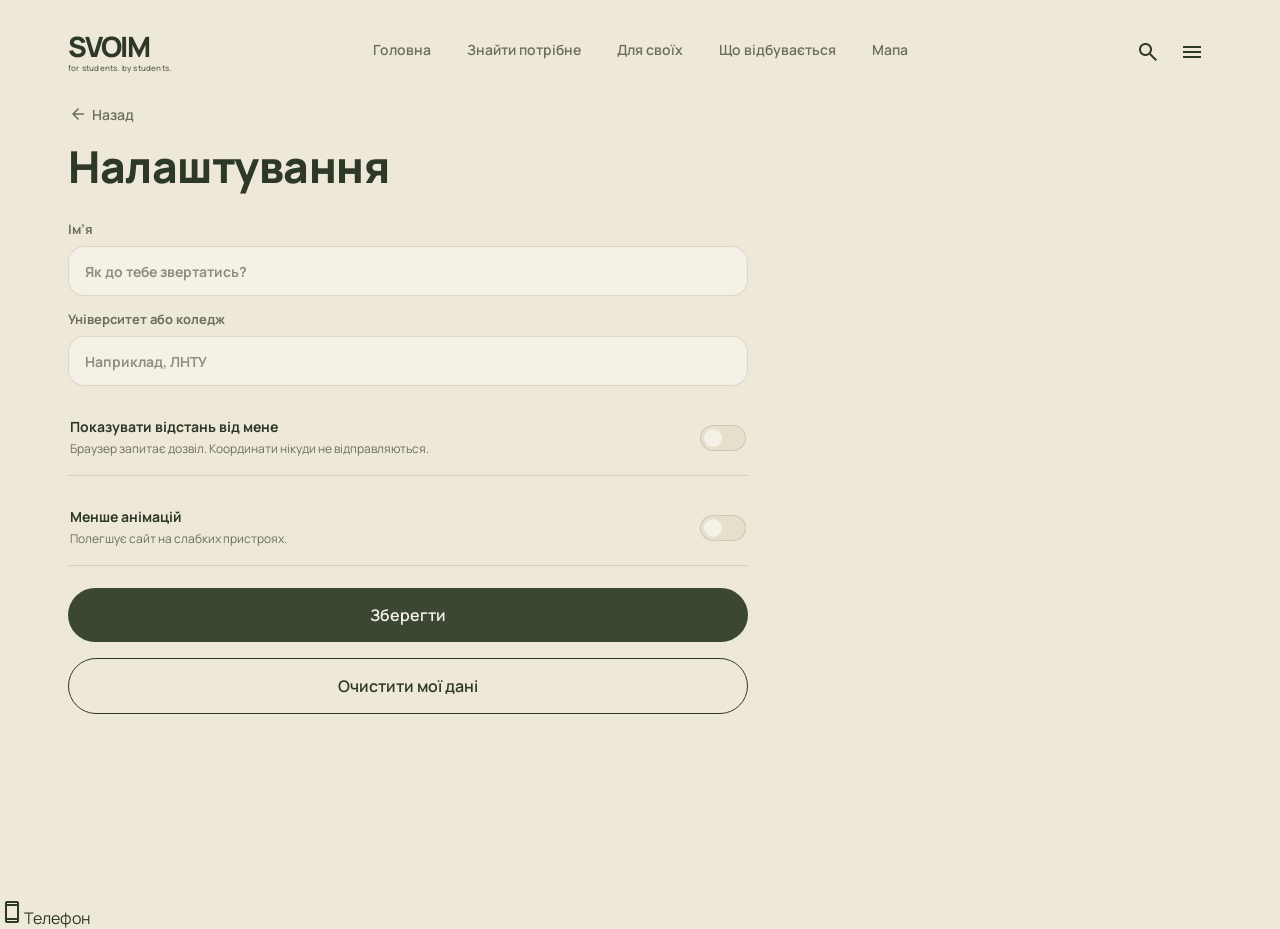
<file: settings.html>
<!DOCTYPE html>
<html lang="uk">
<head>
    <meta charset="UTF-8">
    <meta name="viewport" content="width=device-width, initial-scale=1">
    <title>Налаштування — SVOIM</title>
    <link rel="preconnect" href="https://fonts.googleapis.com">
    <link rel="preconnect" href="https://fonts.gstatic.com" crossorigin>
    <link href="https://fonts.googleapis.com/css2?family=Caveat:wght@500;700&family=Manrope:wght@400;600;800&display=swap" rel="stylesheet">
    <!-- тільки потрібні іконки (список має бути в алфавітному порядку) -->
    <link href="https://fonts.googleapis.com/css2?family=Material+Symbols+Outlined:opsz,wght,FILL,GRAD@24,400,0..1,0&icon_names=arrow_back,arrow_forward,atm,battery_charging_full,bookmark,build,calendar_month,calendar_today,checkroom,chevron_right,close,computer,content_copy,credit_card,desktop_windows,document_scanner,event,expand_more,favorite,handyman,home,key,local_cafe,local_offer,local_shipping,location_on,menu,more_horiz,palette,payments,percent,person,photo_camera,print,schedule,search,settings,share,smartphone,star&display=block" rel="stylesheet">
    <link rel="stylesheet" href="style.css">
    <script src="data.js"></script>
    <script src="script.js"></script>
    <script src="store.js"></script>
    <script defer src="pages.js"></script>
</head>
<body data-page="settings">
<div class="page">

    <header class="header">
        <a class="logo" href="index.html">SVOIM<span class="logo__tag">for students. by students.</span></a>
        <nav class="header__nav" aria-label="Основна навігація">
            <a class="header__link" href="index.html">Головна</a>
            <a class="header__link" href="needs.html">Знайти потрібне</a>
            <a class="header__link" href="discounts.html">Для своїх</a>
            <a class="header__link" href="events.html">Що відбувається</a>
        </nav>
        <div class="header__actions">
            <a class="icon-btn" href="needs.html" aria-label="Пошук"><span class="material-symbols-outlined">search</span></a>
            <button class="icon-btn" type="button" aria-label="Меню"><span class="material-symbols-outlined">menu</span></button>
        </div>
    </header>

    <main>
        <div class="page-head">
            <a class="back" href="profile.html"><span class="material-symbols-outlined">arrow_back</span>Назад</a>
            <h1 class="page-head__title">Налаштування</h1>
        </div>
        <form class="form" data-settings>
            <label class="field"><span class="field__label">Ім’я</span><input name="name" maxlength="30" autocomplete="given-name" placeholder="Як до тебе звертатись?"></label>
            <label class="field"><span class="field__label">Університет або коледж</span><input name="school" maxlength="60" placeholder="Наприклад, ЛНТУ"></label>
            <label class="switch"><span class="switch__text">Показувати відстань від мене<small>Браузер запитає дозвіл. Координати нікуди не відправляються.</small></span><input type="checkbox" name="geo"></label>
            <label class="switch"><span class="switch__text">Менше анімацій<small>Полегшує сайт на слабких пристроях.</small></span><input type="checkbox" name="calm"></label>
            <button class="btn btn--block" type="submit">Зберегти</button>
        </form>
        <button class="btn btn--block btn--outline btn--gap" type="button" data-clear>Очистити мої дані</button>
        <p class="toast" data-toast role="status" hidden></p>
    </main>

    <nav class="bottom-nav" aria-label="Мобільна навігація">
        <a class="bottom-nav__item" href="index.html"><span class="material-symbols-outlined">home</span>Головна</a>
        <a class="bottom-nav__item" href="needs.html"><span class="material-symbols-outlined">search</span>Пошук</a>
        <a class="bottom-nav__item" href="discounts.html"><span class="material-symbols-outlined">local_offer</span>Для своїх</a>
        <a class="bottom-nav__item" href="events.html"><span class="material-symbols-outlined">calendar_today</span>Події</a>
        <a class="bottom-nav__item is-active" href="profile.html" aria-current="page"><span class="material-symbols-outlined">person</span>Профіль</a>
    </nav>
</div>
</body>
</html>
</file>
<file: style.css>
/* =========================================================
   SVOIM  стилі
   порядок 1 токени · 2 база · 3 компоненти · 4 секції · 5 десктоп
   підхід mobile-first, один брейкпоінт (900px)
   ========================================================= */

/* ---------- 1. токен ---------- */
:root {
    /* колір */
    --bg:          #EEE8D9;
    --surface:     #E6DFCC;
    --surface-hi:  #F5F1E6;
    --ink:         #2E3828;
    --ink-soft:    #6B6E5C;
    --olive:       #3B4733;
    --line:        rgba(46, 56, 40, 0.14);

    /* шрифти */
    --font-body: 'Manrope', system-ui, sans-serif;
    --font-hand: 'Caveat', 'Segoe Print', cursive;

    /* форма */
    --radius-lg: 24px;
    --radius-md: 16px;
    --gutter: 20px;
    --page-max: 1240px;
}

/* ---------- 2. баба ---------- */
*, *::before, *::after { box-sizing: border-box; }

* { margin: 0; padding: 0; }

body {
    font-family: var(--font-body);
    background: var(--bg);
    color: var(--ink);
    -webkit-font-smoothing: antialiased;
}

a { color: inherit; text-decoration: none; }
ul { list-style: none; }
button { font: inherit; color: inherit; background: none; border: 0; cursor: pointer; }

:focus-visible { outline: 2px solid var(--olive); outline-offset: 3px; }

.page {
    max-width: var(--page-max);
    min-height: 100dvh;
    margin: 0 auto;
    padding: 0 var(--gutter) 96px;   /* запас під нижню навігацію */
    display: flex;
    flex-direction: column;
}

main { flex: 1; }
[hidden] { display: none !important; }

/* ---------- 3. компоненти ---------- */

/* кнопка іконка */
.icon-btn {
    display: grid;
    place-items: center;
    width: 40px;
    height: 40px;
    border-radius: 50%;
    transition: background-color 0.2s;
}
.icon-btn:hover { background: var(--line); }

/* головна кнопка */
.btn {
    display: inline-flex;
    align-items: center;
    gap: 14px;
    padding: 14px 22px;
    border-radius: 100px;
    background: var(--olive);
    color: var(--surface-hi);
    font-size: 15px;
    font-weight: 600;
    transition: transform 0.15s;
}
.btn:active { transform: scale(0.97); }
.btn .material-symbols-outlined { font-size: 20px; }

/* картка категорії */
.card {
    display: flex;
    flex-direction: column;
    height: 100%;
    min-height: 120px;
    padding: 18px;
    border-radius: var(--radius-lg);
    background: var(--surface);
    transition: background-color 0.2s;
}
.card:hover { background: #DFD7C1; }
.card:active { background: #D8CFB8; }

.card__icon  { font-size: 28px; margin-bottom: auto; }
.card__title { font-size: 15px; font-weight: 800; margin-top: 24px; letter-spacing: -0.2px; }
.card__desc,
.card__arrow { display: none; }   /* на мобільному тільки іконка + назва */

/* ---------- 4. секції ---------- */

/* шапка */
.header {
    display: flex;
    justify-content: space-between;
    align-items: center;
    padding: 20px 0 12px;
}

.logo {
    display: flex;
    flex-direction: column;
    font-weight: 800;
    font-size: 28px;
    line-height: 1;
    letter-spacing: -1.2px;
}
.logo__tag {
    margin-top: 4px;
    font-size: 8px;
    font-weight: 600;
    letter-spacing: 0.2px;
    color: var(--ink-soft);
}

.header__nav { display: none; }
.header__actions { display: flex; gap: 4px; }

/* Hero */
.hero {
    position: relative;
    display: flex;
    flex-direction: column;
    gap: 24px;
    margin: 12px 0 28px;
}

.hero__title {
    font-family: var(--font-hand);
    font-size: 56px;
    font-weight: 700;
    line-height: 0.95;
    margin-bottom: 16px;
}

.hero__desc {
    font-size: 13px;
    line-height: 1.5;
    color: var(--ink-soft);
    margin-bottom: 20px;
}

.hero__note { display: none; }

.hero__photo {
    display: grid;
    place-items: center;
    min-height: 200px;
    border-radius: var(--radius-lg);
    background-color: var(--olive);
    background-image: var(--hero-photo, linear-gradient(135deg, #66735A, #2E3828));
    background-size: cover;
    background-position: center;
}
.hero__photo-hint { font-size: 36px; color: rgba(255, 255, 255, 0.4); }

/* сітка карток */
.cards {
    display: grid;
    grid-template-columns: 1fr 1fr;
    gap: 12px;
}

/* футер з містом і хвилястою лінією */
.footer {
    display: flex;
    align-items: center;
    justify-content: center;
    gap: 4px;
    margin-top: 28px;
    padding-top: 20px;
    font-size: 13px;
    font-weight: 600;
    background: url("data:image/svg+xml,%3Csvg xmlns='http://www.w3.org/2000/svg' width='60' height='8' viewBox='0 0 60 8'%3E%3Cpath d='M0 4Q15 0 30 4T60 4' fill='none' stroke='%232E3828' stroke-opacity='.4' stroke-width='1.2'/%3E%3C/svg%3E") repeat-x top / 60px 8px;
}
.footer .material-symbols-outlined { font-size: 18px; }

/* нижня навігація (мобільний) */
.bottom-nav {
    position: fixed;
    inset: auto 0 0 0;
    display: grid;
    grid-template-columns: repeat(5, 1fr);
    padding: 10px 8px calc(10px + env(safe-area-inset-bottom));
    border-radius: var(--radius-lg) var(--radius-lg) 0 0;
    background: var(--surface-hi);
    box-shadow: 0 -6px 24px rgba(46, 56, 40, 0.08);
}
.bottom-nav__item {
    display: flex;
    flex-direction: column;
    align-items: center;
    gap: 2px;
    font-size: 10px;
    font-weight: 600;
    color: var(--ink-soft);
}
.bottom-nav__item.is-active { color: var(--ink); }
.bottom-nav__item .material-symbols-outlined { font-size: 24px; }

/* ---------- 4b. внутрішні сторінки ---------- */
.page-head { margin: 8px 0 20px; }
.page-head__title { font-size: 28px; font-weight: 800; letter-spacing: -0.5px; }
.page-head__sub { margin-top: 6px; font-size: 14px; color: var(--ink-soft); }

.back {
    display: inline-flex;
    align-items: center;
    gap: 4px;
    margin-bottom: 12px;
    font-size: 14px;
    font-weight: 600;
    color: var(--ink-soft);
}
.back .material-symbols-outlined { font-size: 20px; }

/* пошук */
.search {
    display: flex;
    align-items: center;
    gap: 10px;
    height: 48px;
    margin-bottom: 20px;
    padding: 0 16px;
    border-radius: 100px;
    background: var(--surface);
    color: var(--ink-soft);
}
.search input::-webkit-search-cancel-button { display: none; }
.search:focus-within { outline: 2px solid var(--olive); }
.search input {
    flex: 1;
    min-width: 0;
    height: 100%;
    border: 0;
    outline: 0;
    background: none;
    font: inherit;
    font-size: 14px;
    color: var(--ink);
}

/* плитки послуг */
.tiles { display: grid; grid-template-columns: repeat(3, 1fr); gap: 10px; }
.tile {
    display: flex;
    flex-direction: column;
    align-items: center;
    justify-content: center;
    gap: 10px;
    aspect-ratio: 1;
    padding: 10px;
    border-radius: var(--radius-md);
    background: var(--surface);
    text-align: center;
    font-size: 11px;
    font-weight: 600;
    line-height: 1.25;
    transition: background-color 0.2s;
}
.tile:hover { background: #DFD7C1; }
.tile .material-symbols-outlined { font-size: 28px; }
.empty { margin-top: 24px; font-size: 14px; color: var(--ink-soft); text-align: center; }
.needs-map-link { margin: -4px 0 18px; }

/* фільтри чіпси (популярный элемент веб- и мобильного интерфейса (UX/UI), который выглядит как небольшая интерактивная кнопка со скругленными краями (в форме таблетки))*/
.chips {
    display: flex;
    gap: 8px;
    margin: 0 calc(var(--gutter) * -1) 20px;
    padding: 0 var(--gutter);
    overflow-x: auto;
    scrollbar-width: none;
}
.chips::-webkit-scrollbar { display: none; }
.chip {
    flex: none;
    padding: 8px 16px;
    border: 1px solid var(--line);
    border-radius: 100px;
    font-size: 13px;
    font-weight: 600;
}
.chip.is-active { background: var(--olive); border-color: var(--olive); color: var(--surface-hi); }

/* картки знижок */
.offers { display: grid; grid-template-columns: 1fr; gap: 16px; }
.offer {
    display: flex;
    flex-direction: column;
    overflow: hidden;
    border-radius: var(--radius-lg);
    background: var(--surface-hi);
    content-visibility: auto;            /* не малюємо те, що поза екраном */
    contain-intrinsic-size: auto 280px;
}
.offer__img {
    display: grid;
    place-items: center;
    aspect-ratio: 16 / 10;
    background-color: var(--tone, var(--olive));
    background-image: var(--img, none);  /* сюди можна підставити фото style="--img:url(img/x.jpg)" */
    background-size: cover;
    background-position: center;
    color: rgba(255, 255, 255, 0.5);
}
.offer__img .material-symbols-outlined { font-size: 40px; }
.offer__body { display: flex; flex-direction: column; flex: 1; gap: 4px; padding: 14px 16px 16px; }
.offer__title { font-size: 16px; font-weight: 800; line-height: 1.25; }
.offer__place { font-size: 12px; color: var(--ink-soft); }
.offer__foot { display: flex; align-items: center; justify-content: space-between; margin-top: auto; padding-top: 12px; }
.offer__foot .save-action { margin-left: auto; }
.badge {
    padding: 7px 14px;
    border-radius: 100px;
    background: var(--olive);
    color: var(--surface-hi);
    font-size: 11px;
    font-weight: 600;
}
.offer__go,
.row__go {
    display: grid;
    place-items: center;
    width: 32px;
    height: 32px;
    border: 1px solid var(--line);
    border-radius: 50%;
}
.offer__go .material-symbols-outlined,
.row__go .material-symbols-outlined { font-size: 18px; }

/* ---------- 4c. рядки, місце, мапа, профыль ---------- */
.chips + .chips { margin-top: -8px; }

/* рядок списку (події, результати пошуку, міні-картка на мапі) */
.rows { display: grid; gap: 10px; }
.row {
    display: flex;
    align-items: center;
    gap: 14px;
    padding: 10px 14px 10px 10px;
    border-radius: var(--radius-md);
    background: var(--surface);
}
.row__img {
    flex: none;
    display: grid;
    place-items: center;
    width: 76px;
    height: 68px;
    border-radius: 12px;
    background-color: var(--tone, var(--olive));
    background-image: var(--img, none);
    background-size: cover;
    color: rgba(255, 255, 255, 0.55);
}
.row__body { flex: 1; min-width: 0; display: flex; flex-direction: column; }
.row__title { font-size: 14px; font-weight: 800; line-height: 1.25; }
.row__meta { margin-top: 4px; font-size: 12px; line-height: 1.4; color: var(--ink-soft); }
.row-wrap { display: flex; align-items: center; gap: 8px; min-width: 0; }
.row-wrap .row { flex: 1; min-width: 0; }
.save-action {
    display: inline-flex;
    flex: none;
    align-items: center;
    justify-content: center;
    gap: 6px;
    min-height: 36px;
    padding: 0 12px;
    border: 1px solid var(--line);
    border-radius: 100px;
    color: var(--ink-soft);
    font-size: 11px;
    font-weight: 700;
    white-space: nowrap;
    transition: color 0.2s, background-color 0.2s, border-color 0.2s;
}
.save-action .material-symbols-outlined { font-size: 17px; }
.save-action[aria-pressed="true"] { border-color: var(--olive); background: var(--olive); color: var(--surface-hi); }
.save-action:focus-visible { outline: 2px solid var(--olive); outline-offset: 3px; }

.rating { display: inline-flex; align-items: center; gap: 3px; font-weight: 600; color: var(--ink); }
.rating .material-symbols-outlined { font-size: 14px; }
.tag { padding: 3px 10px; border-radius: 100px; background: var(--surface); font-size: 11px; font-weight: 600; color: var(--ink); }
.badge--soft { align-self: flex-start; margin-top: 8px; padding: 4px 10px; background: var(--surface-hi); color: var(--ink); }

/* сторінка місця */
.page-bar { display: flex; align-items: center; justify-content: space-between; margin-bottom: 8px; }
.page-bar .back { margin-bottom: 0; }
.place__img {
    position: relative;
    display: grid;
    place-items: center;
    aspect-ratio: 16 / 10;
    margin-bottom: 18px;
    border-radius: var(--radius-lg);
    background-color: var(--tone, var(--olive));
    background-image: var(--img, none);
    background-size: cover;
    color: rgba(255, 255, 255, 0.5);
}
.place__img > .material-symbols-outlined { font-size: 56px; }
.place__title { font-size: 26px; font-weight: 800; letter-spacing: -0.5px; }
.place__meta { display: flex; flex-wrap: wrap; align-items: center; gap: 8px; margin: 8px 0 14px; font-size: 13px; }
.fact { display: flex; align-items: center; gap: 8px; margin-bottom: 14px; font-size: 13px; font-weight: 600; }
.fact--spaced { margin-top: 14px; }
.fact .material-symbols-outlined { font-size: 20px; color: var(--ink-soft); }
.services { display: flex; flex-wrap: wrap; gap: 8px; margin-bottom: 18px; }
.service { display: inline-flex; align-items: center; gap: 6px; padding: 8px 12px; border-radius: 100px; background: var(--surface); font-size: 12px; font-weight: 600; }
.service .material-symbols-outlined { font-size: 16px; }
.perk { margin: 18px 0 8px; padding: 14px 16px; border-radius: var(--radius-md); background: var(--surface); font-size: 13px; line-height: 1.4; }
.perk__title { margin-bottom: 4px; font-size: 14px; font-weight: 800; }
.accordion { border-top: 1px solid var(--line); }
.accordion summary { display: flex; align-items: center; justify-content: space-between; padding: 14px 0; font-size: 14px; font-weight: 600; cursor: pointer; list-style: none; }
.accordion summary::-webkit-details-marker { display: none; }
.accordion__body { padding-bottom: 14px; font-size: 13px; line-height: 1.5; color: var(--ink-soft); }

/* мапа (схематична, SVG) */
.map { position: relative; isolation: isolate; height: 62dvh; min-height: 420px; overflow: hidden; border-radius: var(--radius-lg); background: var(--surface); }
.map__canvas { position: absolute; inset: 0; }
.map__note { position: absolute; top: 12px; left: 12px; right: 12px; z-index: 1000; padding: 10px 14px; border-radius: var(--radius-md); background: var(--surface-hi); font-size: 13px; text-align: center; }
.map-nearby { margin-top: 14px; }
.map-nearby:disabled { cursor: wait; opacity: 0.7; }
.map-pin { background: none; border: 0; }
.map-pin .material-symbols-outlined { display: block; font-size: 36px; color: var(--ink); }
.map-pin.is-active .material-symbols-outlined { color: var(--olive); transform: scale(1.3); transform-origin: bottom center; }
.map__card { z-index: 1000; position: absolute; inset: auto 12px 12px; display: flex; flex-direction: column; gap: 8px; padding: 10px; border-radius: var(--radius-md); background: var(--surface-hi); box-shadow: 0 8px 24px rgba(46, 56, 40, 0.16); }
.map__card-head { display: flex; align-items: center; justify-content: space-between; gap: 12px; min-height: 40px; padding-left: 4px; font-size: 14px; }
.map__card-head strong { min-width: 0; line-height: 1.3; }
.map__card-toggle { flex: none; width: 36px; height: 36px; border: 1px solid var(--line); }
.map__card-body { display: grid; gap: 8px; }
.map__card-body .row { background: var(--surface); }

/* профіль */
.profile { max-width: 560px; }
.profile__head { display: flex; align-items: center; gap: 14px; margin: 8px 0 20px; }
.avatar { display: grid; place-items: center; width: 64px; height: 64px; border-radius: 50%; background: var(--surface); }
.avatar .material-symbols-outlined { font-size: 32px; }
.menu-list { margin-bottom: 24px; }
.menu-item { display: flex; align-items: center; gap: 14px; padding: 16px 4px; border-bottom: 1px solid var(--line); font-size: 15px; font-weight: 600; }
.menu-item .material-symbols-outlined:last-child { margin-left: auto; color: var(--ink-soft); }

/* кнопки варіанти */
.btn--block { display: flex; justify-content: center; width: 100%; }
.btn--outline { background: none; border: 1px solid var(--ink); color: var(--ink); }

/* налаштування */
body[data-page="settings"] main { max-width: 680px; width: 100%; }
body[data-page="settings"] .page-head { margin-bottom: 24px; }
body[data-page="settings"] .form { display: grid; gap: 14px; }
body[data-page="settings"] .field { display: grid; gap: 8px; font-size: 13px; font-weight: 700; }
body[data-page="settings"] .field__label { color: var(--ink-soft); }
body[data-page="settings"] .field input {
    width: 100%;
    min-height: 50px;
    padding: 0 16px;
    border: 1px solid var(--line);
    border-radius: var(--radius-md);
    outline: 0;
    background: var(--surface-hi);
    color: var(--ink);
    font: inherit;
    font-size: 14px;
    transition: border-color 0.2s, box-shadow 0.2s;
}
body[data-page="settings"] .field input::placeholder { color: var(--ink-soft); opacity: 0.75; }
body[data-page="settings"] .field input:focus { border-color: var(--olive); box-shadow: 0 0 0 3px rgba(59, 71, 51, 0.12); }
body[data-page="settings"] .switch {
    display: flex;
    align-items: center;
    justify-content: space-between;
    gap: 20px;
    min-height: 76px;
    padding: 14px 2px;
    border-bottom: 1px solid var(--line);
    cursor: pointer;
}
body[data-page="settings"] .switch__text { display: grid; gap: 4px; font-size: 14px; font-weight: 700; }
body[data-page="settings"] .switch small { max-width: 440px; font-size: 12px; font-weight: 400; line-height: 1.5; color: var(--ink-soft); }
body[data-page="settings"] .switch input {
    position: relative;
    flex: none;
    width: 46px;
    height: 26px;
    margin: 0;
    appearance: none;
    border: 1px solid var(--line);
    border-radius: 100px;
    background: var(--surface);
    cursor: pointer;
    transition: background-color 0.2s, border-color 0.2s;
}
body[data-page="settings"] .switch input::before {
    position: absolute;
    top: 3px;
    left: 3px;
    width: 18px;
    height: 18px;
    border-radius: 50%;
    background: var(--surface-hi);
    box-shadow: 0 1px 3px rgba(46, 56, 40, 0.2);
    content: "";
    transition: transform 0.2s;
}
body[data-page="settings"] .switch input:checked { border-color: var(--olive); background: var(--olive); }
body[data-page="settings"] .switch input:checked::before { transform: translateX(20px); }
body[data-page="settings"] .switch input:checked::before { background: #FFFFFF; }
body[data-page="settings"] .switch input:focus-visible { outline: 2px solid var(--olive); outline-offset: 3px; }
body[data-page="settings"] .form .btn { margin-top: 8px; }
body[data-page="settings"] .switch:has(input:checked) .switch__text { color: var(--olive); }
body[data-page="settings"] .toast { margin-top: 14px; font-size: 13px; font-weight: 600; color: var(--ink-soft); }

body[data-page^="my-"] main { width: 100%; max-width: 900px; margin: 0 auto; }
body[data-page^="my-"] .page-head { margin-bottom: 28px; }
body[data-page^="my-"] .page-head__sub { max-width: 560px; line-height: 1.55; }
body[data-page^="my-"] .empty {
    max-width: 760px;
    margin-top: 12px;
    padding: 18px 0;
    border-top: 1px solid var(--line);
    line-height: 1.55;
    text-align: left;
}
body[data-page^="my-"] .btn--gap { margin-top: 18px; }
body[data-page="my-events"] [data-list] { max-width: 760px; gap: 12px; }
body[data-page="my-events"] .row { min-height: 94px; border: 1px solid var(--line); background: var(--surface-hi); }
body[data-page="my-events"] .row__img { width: 84px; height: 74px; }
body[data-page="my-events"] .save-action { min-width: 92px; }
body[data-page="my-discounts"] .offers { grid-template-columns: 1fr; max-width: 760px; gap: 12px; }
body[data-page="my-discounts"] .offer {
    flex-direction: row;
    min-height: 132px;
    border: 1px solid var(--line);
    border-radius: var(--radius-md);
    content-visibility: visible;
    contain-intrinsic-size: auto;
}
body[data-page="my-discounts"] .offer__img { flex: none; width: 112px; aspect-ratio: auto; }
body[data-page="my-discounts"] .offer__body { min-width: 0; padding: 14px 16px; }
body[data-page="my-discounts"] .offer__foot { gap: 8px; }
.btn--gap { margin-top: 16px; }

/* ---------- 4d. панелі бокове меню, пошук, порожні стани ---------- */
.empty-state { display: grid; justify-items: center; gap: 12px; padding: 48px 0; text-align: center; font-size: 14px; color: var(--ink-soft); }
.empty-state > .material-symbols-outlined { font-size: 40px; }
.empty-state .page-head__title { color: var(--ink); }
.menu-item small { display: block; margin-top: 2px; font-size: 12px; font-weight: 400; color: var(--ink-soft); }
.menu-item.is-active { color: var(--olive); }

.drawer-backdrop {
    position: fixed; inset: 0; z-index: 130;
    background: rgba(30, 36, 26, 0.4);
    opacity: 0; visibility: hidden;
    transition: opacity 0.25s, visibility 0.25s;
}
.drawer {
    position: fixed; inset: 0 0 0 auto; z-index: 131;
    display: flex; flex-direction: column;
    width: min(320px, 86vw);
    padding: 20px;
    background: var(--surface-hi);
    transform: translateX(100%); visibility: hidden;
    transition: transform 0.3s cubic-bezier(0.2, 0.7, 0.2, 1), visibility 0.3s;
}
.drawer.is-open, .drawer-backdrop.is-open { visibility: visible; }
.drawer.is-open { transform: none; }
.drawer-backdrop.is-open { opacity: 1; }
.drawer__head { display: flex; align-items: center; justify-content: space-between; margin-bottom: 12px; }
.drawer__logo { font-size: 26px; font-weight: 800; letter-spacing: -1.2px; }
.drawer .menu-list { margin-bottom: 0; }
.drawer__foot { margin-top: auto; font-size: 12px; line-height: 1.5; color: var(--ink-soft); }

.search-sheet { position: fixed; inset: 0; z-index: 140; overflow-y: auto; background: var(--bg); animation: fade 0.2s; }
.search-sheet__inner { max-width: 640px; margin: 0 auto; padding: 16px var(--gutter) 40px; }
.sheet-title { margin: 20px 0 4px; font-size: 13px; font-weight: 800; color: var(--ink-soft); }

/* ---------- 5. дескоп (від 900px) ---------- */
@media (min-width: 900px) {
    :root { --gutter: 48px; }

    .page { padding-bottom: 32px; }

    /* шапка лого | меню по центру | іконки */
    .header {
        display: grid;
        grid-template-columns: 1fr auto 1fr;
        padding: 32px 0 24px;
    }
    .header__actions { justify-content: flex-end; }

    .header__nav { display: flex; gap: 36px; }
    .header__link {
        padding-bottom: 4px;
        font-size: 14px;
        font-weight: 600;
        color: var(--ink-soft);
        border-bottom: 2px solid transparent;
        transition: color 0.2s;
    }
    .header__link:hover { color: var(--ink); }
    .header__link.is-active { color: var(--ink); border-color: var(--ink); }

    /* hero текст зліва, фото справа з плавним переходом */
    .hero {
        display: grid;
        grid-template-columns: minmax(0, 1fr) minmax(0, 1.2fr);
        align-items: center;
        gap: 0;
        margin: 0 0 40px;
    }
    .hero__text { position: relative; z-index: 1; }

    .hero__title { font-size: 92px; margin-bottom: 28px; }
    .hero__desc  { font-size: 16px; margin-bottom: 28px; }
    .btn { padding: 16px 28px; font-size: 16px; }

    .hero__photo {
        min-height: 420px;
        border-radius: 32px;
        mask-image: linear-gradient(90deg, transparent 0, #000 30%);
    }

    .hero__note {
        display: block;
        position: absolute;
        top: 12%;
        left: 47%;
        z-index: 2;
        font-family: var(--font-hand);
        font-size: 24px;
        line-height: 1;
        color: var(--ink-soft);
        transform: rotate(-6deg);
    }

    /* картки 4 в ряд, з описом і стрілкою */
    .cards { grid-template-columns: repeat(4, 1fr); gap: 20px; }

    .card { min-height: 190px; padding: 24px; }
    .card__title { font-size: 16px; margin-top: 28px; }
    .card__desc  { display: block; margin-top: 6px; font-size: 12px; line-height: 1.4; color: var(--ink-soft); }
    .card__arrow { display: block; margin-top: 14px; font-size: 18px; }

    /* внутрішні сторінки */
    .page-head { margin-bottom: 28px; }
    .page-head__title { font-size: 44px; }
    .search { max-width: 560px; margin-bottom: 28px; }
    .tiles { grid-template-columns: repeat(5, 1fr); gap: 16px; }
    .tile { font-size: 13px; }
    .chips { margin: 0 0 28px; padding: 0; }
    .offers { grid-template-columns: repeat(3, 1fr); gap: 24px; }

    /* події, результати, місце, мапа */
    .rows { grid-template-columns: repeat(2, 1fr); gap: 16px; }
    .rows--narrow { grid-template-columns: 1fr; max-width: 720px; }
    .place { display: grid; grid-template-columns: 1.1fr 1fr; gap: 48px; align-items: start; }
    .map { height: 560px; }
    .map__card { inset: auto auto 16px 16px; width: min(420px, calc(100% - 32px)); }

    .bottom-nav { display: none; }
}

/* ---------- 6. анімації ----------
   правило тільки from-кадри + fill-mode backwards  тоді при вимкненій анімації
   (.low-end / reduced-motion) елементи просто стоять на місці й видимі. */
@view-transition { navigation: auto; }              /* плавний перехід між сторінками (Chrome/Edge/Safari) */
.header     { view-transition-name: header; }        /* шапка й меню не «мигають» при переході */
.bottom-nav { view-transition-name: bottom-nav; }
::view-transition-old(root), ::view-transition-new(root) { animation-duration: 0.25s; }

@keyframes rise   { from { opacity: 0; transform: translateY(14px); } }
@keyframes reveal { from { opacity: 0; transform: scale(0.96); } }
@keyframes pop    { 50% { transform: scale(1.25); } }
@keyframes fade   { from { opacity: 0; } }

/* вхід головного екрана - одна послідовність */
.hero__title { animation: rise 0.7s cubic-bezier(0.2, 0.7, 0.2, 1) backwards; }
.hero__desc  { animation: rise 0.7s 0.12s cubic-bezier(0.2, 0.7, 0.2, 1) backwards; }
.hero .btn   { animation: rise 0.7s 0.24s cubic-bezier(0.2, 0.7, 0.2, 1) backwards; }
.hero__photo { animation: reveal 0.9s 0.1s cubic-bezier(0.2, 0.7, 0.2, 1) backwards; }
.hero__note  { animation: rise 0.6s 0.6s ease-out backwards; }

/* каскадна поява списків (перезапускається і при фільтрації) */
.stagger > li {
    animation: rise 0.5s cubic-bezier(0.2, 0.7, 0.2, 1) backwards;
    animation-delay: calc(var(--i, 9) * 55ms + 150ms);
}
.stagger > li:nth-child(1) { --i: 0; } .stagger > li:nth-child(2) { --i: 1; }
.stagger > li:nth-child(3) { --i: 2; } .stagger > li:nth-child(4) { --i: 3; }
.stagger > li:nth-child(5) { --i: 4; } .stagger > li:nth-child(6) { --i: 5; }
.stagger > li:nth-child(7) { --i: 6; } .stagger > li:nth-child(n+8) { --i: 7; }

.accordion[open] .accordion__body { animation: rise 0.3s ease-out; }
.accordion summary .material-symbols-outlined { transition: transform 0.25s; }
.accordion[open] summary .material-symbols-outlined { transform: rotate(180deg); }

/* відгук на дії */
.card, .tile, .row, .offer { transition: transform 0.25s cubic-bezier(0.2, 0.7, 0.2, 1), background-color 0.2s; }
.card:active, .tile:active, .row:active { transform: scale(0.97); }
.chip { transition: background-color 0.2s, color 0.2s, border-color 0.2s; }
.btn .material-symbols-outlined { transition: transform 0.25s; }
.bottom-nav__item.is-active .material-symbols-outlined { animation: pop 0.35s; }
.icon-btn[aria-pressed="true"] { color: #A6472F; }
.icon-btn[aria-pressed="true"] .material-symbols-outlined { animation: pop 0.3s; }

@media (hover: hover) {
    .card:hover, .tile:hover, .row:hover, .offer:hover { transform: translateY(-3px); }
    .btn:hover .material-symbols-outlined { transform: translateX(4px); }
}

/* ---------- 7. кнопка телефона (кнопка внизу праворуч, тіки на десктопі) ---------- */
/*.preview-toggle { display: none; }

/* @media (min-width: 900px) {
    .preview-toggle {
        position: fixed;
        right: 24px;
        bottom: 24px;
        z-index: 120;
        display: flex;
        align-items: center;
        gap: 8px;
        padding: 12px 18px;
        border-radius: 100px;
        background: var(--olive);
        color: var(--surface-hi);
        font-size: 13px;
        font-weight: 600;
        box-shadow: 0 8px 24px rgba(46, 56, 40, 0.25);
    }
    .device-overlay {
        position: fixed;
        inset: 0;
        z-index: 110;
        display: grid;
        place-items: center;
        background: #D8D1BC;
        animation: fade 0.25s;
    }
    .device {
        width: 390px;                                  /* 390 − рамка 20 = 370px екран */
   /*     height: min(844px, calc(100dvh - 48px));
        overflow: hidden;
        border: 10px solid #1F261B;
        border-radius: 48px;
        background: var(--bg);
        box-shadow: 0 30px 80px rgba(0, 0, 0, 0.3);
        animation: rise 0.4s cubic-bezier(0.2, 0.7, 0.2, 1);
    }
    .device iframe { display: block; width: 100%; height: 100%; border: 0; }
}

/* ---------- ДОСТУПНІСТЬ ---------- */
@media (prefers-reduced-motion: reduce) {
    *, *::before, *::after { transition: none !important; animation: none !important; }
    ::view-transition-group(*), ::view-transition-old(*), ::view-transition-new(*) { animation: none !important; }
}

/* ---------- РЕЖИМ ДЛЯ СЛАБКИХ ПРИСТРОЇВ ----------
   клас .low-end на <html> ставить script.js: мало ядер/пам'яті, економія трафіку,
   повільна мережа або prefers-reduced-motion. */
.low-end *, .low-end *::before, .low-end *::after {
    transition: none !important;
    animation: none !important;
    box-shadow: none !important;
}
.low-end .hero__photo { mask-image: none; background-image: none; }  /* без маски й важкого фото */
.low-end .offer__img  { background-image: none; }
.low-end .bottom-nav  { border-top: 1px solid var(--line); }
.low-end::view-transition-group(*), .low-end::view-transition-old(*), .low-end::view-transition-new(*) { animation: none !important; }
.low-end .row__img { background-image: none; }
.low-end .place__img { background-image: none; }

.reduce-motion *, .reduce-motion *::before, .reduce-motion *::after {
    transition: none !important;
    animation: none !important;
    scroll-behavior: auto !important;
}
.reduce-motion::view-transition-group(*), .reduce-motion::view-transition-old(*), .reduce-motion::view-transition-new(*) { animation: none !important; }

@media (max-width: 480px) {
    .rows > li { min-width: 0; }
    .rows .row { width: 100%; min-width: 0; }
    .rows .row-wrap { flex-wrap: wrap; }
    .rows .row-wrap .row { flex: 1 1 100%; }
    .rows .row-wrap .save-action { margin-left: auto; }
    body[data-page="my-discounts"] .offer__img { width: 88px; min-height: 116px; }
    body[data-page="my-discounts"] .offer__body { padding: 12px; }
    body[data-page="my-discounts"] .offer__foot { flex-wrap: wrap; }
    .map__card { max-height: 55%; overflow-y: auto; }
}
</file>
